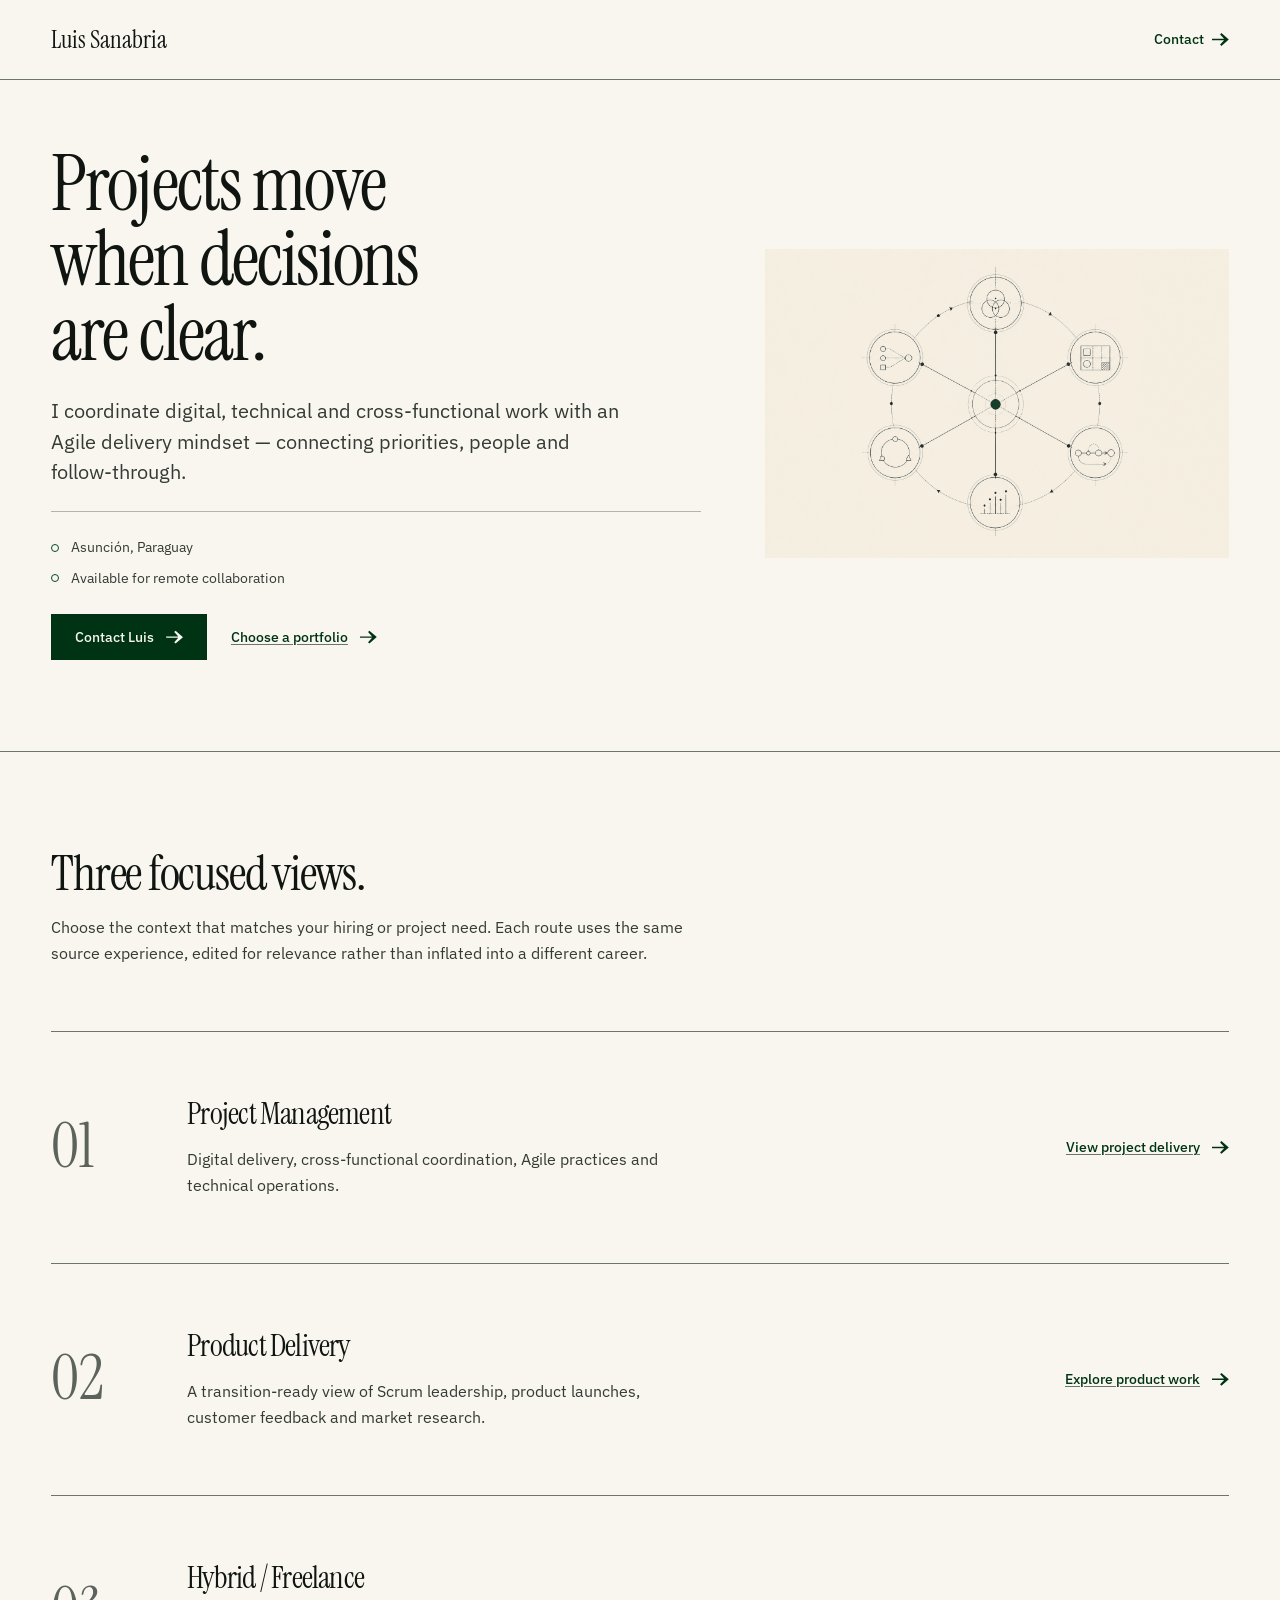
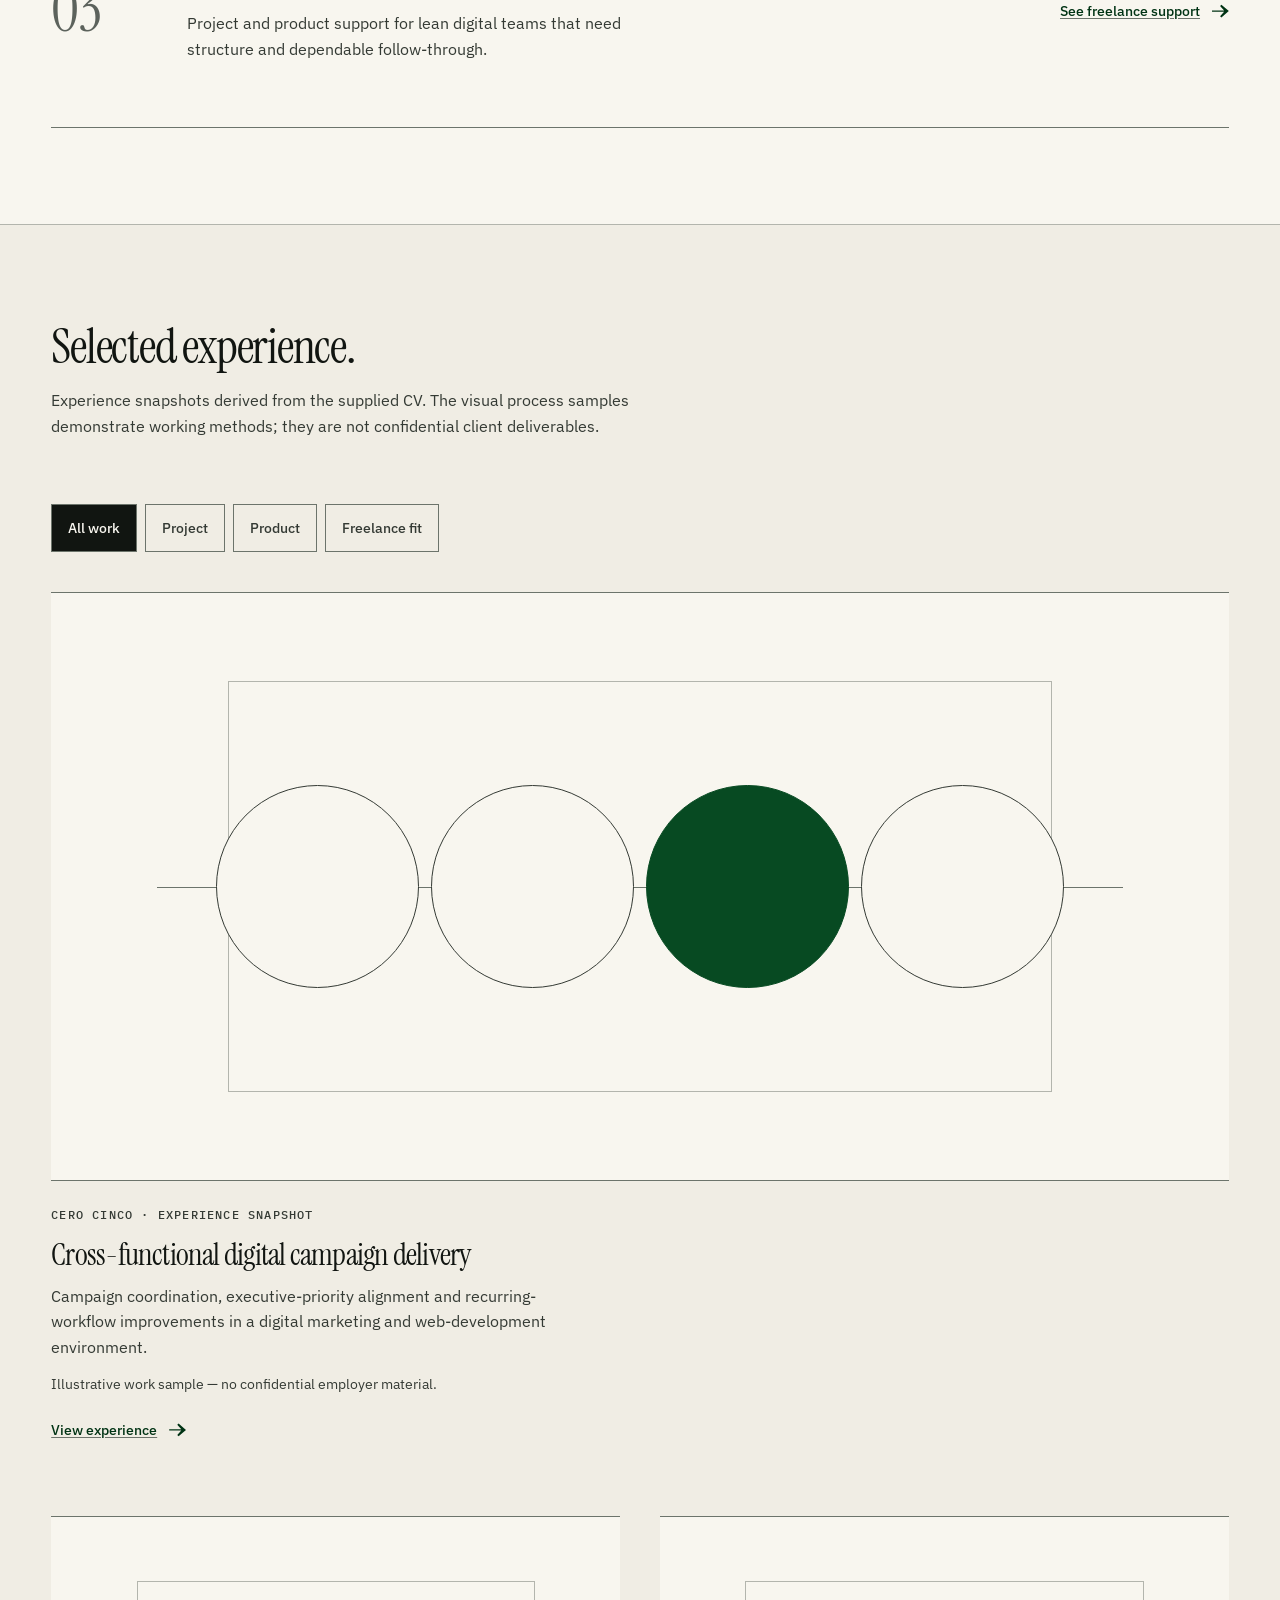
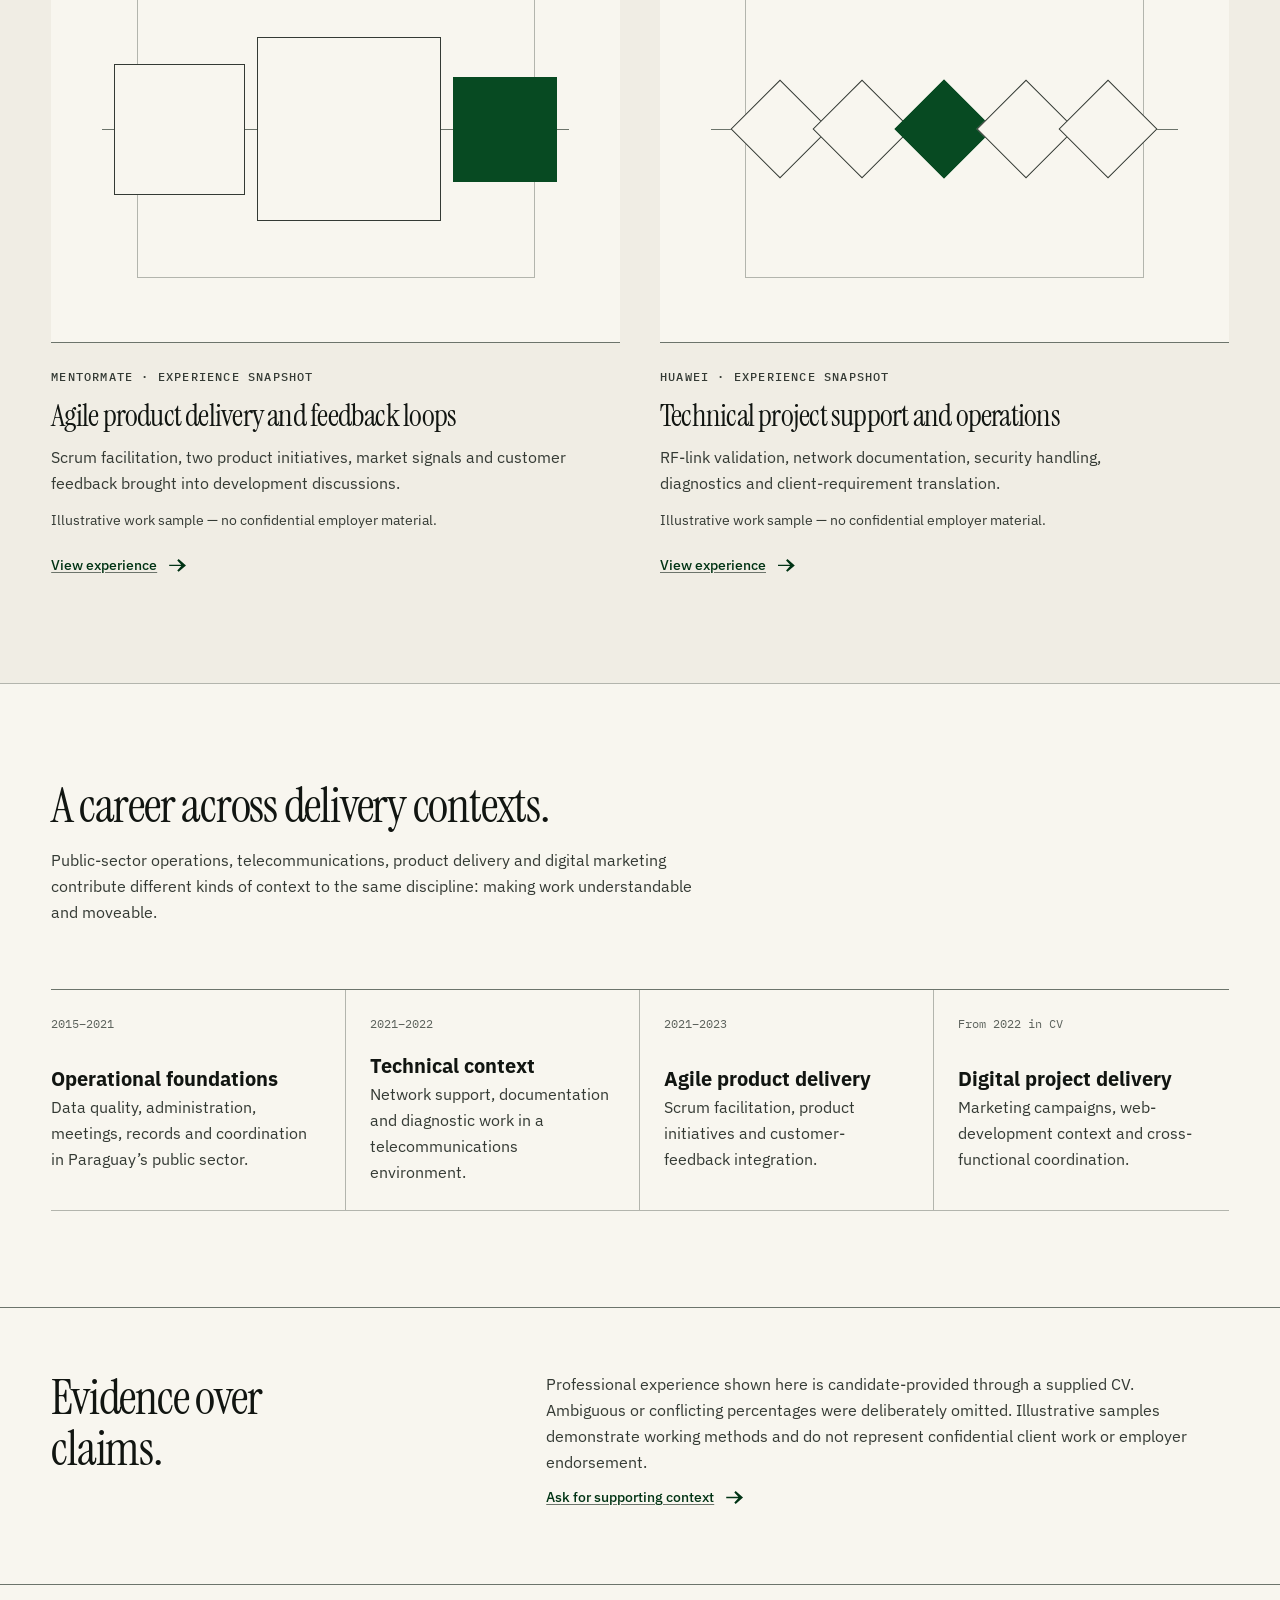
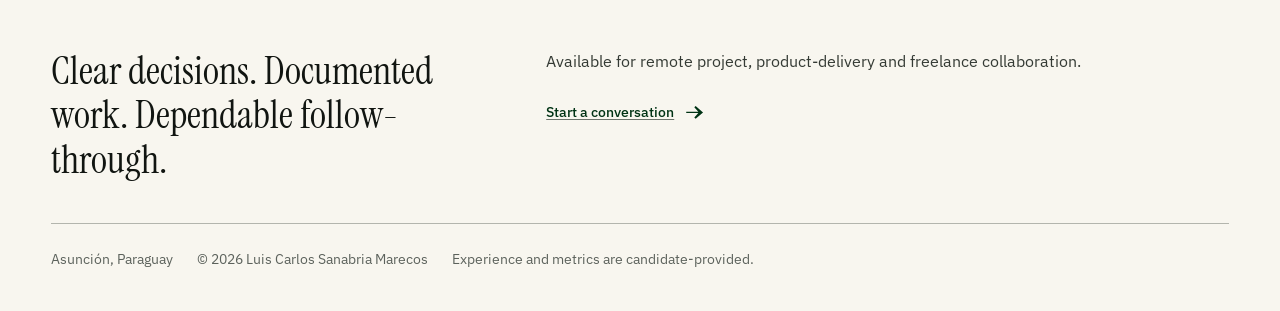
<file: index.html>
<!doctype html>
<html lang="en">
  <head>
    <meta charset="utf-8">
    <meta name="viewport" content="width=device-width, initial-scale=1, viewport-fit=cover">
    <meta name="theme-color" content="#f6f2e9">
    <meta name="description" content="Project and product delivery portfolio of Luis Carlos Sanabria Marecos, featuring Agile facilitation, digital initiatives and technical coordination.">
    <meta property="og:type" content="website">
    <meta property="og:title" content="Luis Sanabria | Project & Product Portfolio">
    <meta property="og:description" content="Project delivery, product thinking and technical context — three focused views for recruiters and clients.">
    <meta property="og:url" content="https://luissanabriamarecos.github.io/luis-sanabria-project-product-portfolio/">
    <meta property="og:image" content="https://luissanabriamarecos.github.io/luis-sanabria-project-product-portfolio/assets/process-map.png">
    <meta name="twitter:card" content="summary_large_image">
    <link rel="canonical" href="https://luissanabriamarecos.github.io/luis-sanabria-project-product-portfolio/">
    <title>Luis Sanabria | Project &amp; Product Portfolio</title>
    <link rel="stylesheet" href="assets/styles.css">
    <script type="application/ld+json">
      {
        "@context": "https://schema.org",
        "@type": "Person",
        "name": "Luis Carlos Sanabria Marecos",
        "jobTitle": "Project Manager",
        "email": "mailto:luis.sanabria27@gmail.com",
        "address": {
          "@type": "PostalAddress",
          "addressLocality": "Asunción",
          "addressCountry": "Paraguay"
        },
        "alumniOf": {
          "@type": "CollegeOrUniversity",
          "name": "Universidad Americana Paraguay"
        }
      }
    </script>
  </head>
  <body>
    <a class="skip-link" href="#main">Skip to selected work</a>

    <header class="site-header site-shell">
      <a class="wordmark" href="./" aria-label="Luis Sanabria portfolio home">Luis Sanabria</a>
      <a class="nav-contact" href="mailto:luis.sanabria27@gmail.com?subject=Portfolio%20inquiry">Contact</a>
    </header>

    <main id="main">
      <section class="home-hero site-shell">
        <div class="hero-copy reveal" style="--i: 0">
          <h1>Projects move when decisions are clear.</h1>
          <p class="hero-lede">I coordinate digital, technical and cross-functional work with an Agile delivery mindset — connecting priorities, people and follow-through.</p>
          <div class="hero-meta" aria-label="Location and availability">
            <span>Asunción, Paraguay</span>
            <span>Available for remote collaboration</span>
          </div>
          <div class="hero-actions" aria-label="Portfolio actions">
            <a class="primary-link" href="mailto:luis.sanabria27@gmail.com?subject=Portfolio%20inquiry">Contact Luis</a>
            <a class="text-link" href="#journeys">Choose a portfolio</a>
          </div>
        </div>
        <figure class="hero-visual reveal" style="--i: 1">
          <img src="assets/process-map.png" width="1536" height="1024" fetchpriority="high" alt="An abstract process map connecting six stages around a central decision point.">
        </figure>
      </section>

      <section class="section site-shell" id="journeys" aria-labelledby="journeys-title">
        <header class="section-heading">
          <h2 id="journeys-title">Three focused views.</h2>
          <p>Choose the context that matches your hiring or project need. Each route uses the same source experience, edited for relevance rather than inflated into a different career.</p>
        </header>

        <div class="journey-list">
          <article class="journey">
            <span class="journey-number" aria-hidden="true">01</span>
            <div class="journey-content">
              <h3>Project Management</h3>
              <p>Digital delivery, cross-functional coordination, Agile practices and technical operations.</p>
            </div>
            <a class="journey-link" href="project-management/">View project delivery</a>
          </article>

          <article class="journey">
            <span class="journey-number" aria-hidden="true">02</span>
            <div class="journey-content">
              <h3>Product Delivery</h3>
              <p>A transition-ready view of Scrum leadership, product launches, customer feedback and market research.</p>
            </div>
            <a class="journey-link" href="product-management/">Explore product work</a>
          </article>

          <article class="journey">
            <span class="journey-number" aria-hidden="true">03</span>
            <div class="journey-content">
              <h3>Hybrid / Freelance</h3>
              <p>Project and product support for lean digital teams that need structure and dependable follow-through.</p>
            </div>
            <a class="journey-link" href="freelance/">See freelance support</a>
          </article>
        </div>
      </section>

      <section class="portfolio-section">
        <div class="section site-shell" aria-labelledby="work-title">
          <header class="section-heading">
            <h2 id="work-title">Selected experience.</h2>
            <p>Experience snapshots derived from the supplied CV. The visual process samples demonstrate working methods; they are not confidential client deliverables.</p>
          </header>

          <div class="filter-bar" role="group" aria-label="Filter selected experience">
            <button class="filter-button" type="button" data-filter="all" aria-pressed="true">All work</button>
            <button class="filter-button" type="button" data-filter="project" aria-pressed="false">Project</button>
            <button class="filter-button" type="button" data-filter="product" aria-pressed="false">Product</button>
            <button class="filter-button" type="button" data-filter="freelance" aria-pressed="false">Freelance fit</button>
          </div>

          <div class="portfolio-grid" aria-live="polite">
            <article class="snapshot snapshot--campaign" data-track="project freelance">
              <div class="snapshot-visual" aria-hidden="true">
                <div class="snapshot-diagram"><span></span><span></span><span></span><span></span></div>
              </div>
              <div class="snapshot-copy">
                <p class="snapshot-meta">Cero Cinco · Experience snapshot</p>
                <h3>Cross-functional digital campaign delivery</h3>
                <p>Campaign coordination, executive-priority alignment and recurring-workflow improvements in a digital marketing and web-development environment.</p>
                <p class="sample-note">Illustrative work sample — no confidential employer material.</p>
                <a class="snapshot-link" href="project-management/#campaign-delivery">View experience</a>
              </div>
            </article>

            <article class="snapshot snapshot--product" data-track="product project">
              <div class="snapshot-visual" aria-hidden="true">
                <div class="snapshot-diagram"><span></span><span></span><span></span></div>
              </div>
              <div class="snapshot-copy">
                <p class="snapshot-meta">MentorMate · Experience snapshot</p>
                <h3>Agile product delivery and feedback loops</h3>
                <p>Scrum facilitation, two product initiatives, market signals and customer feedback brought into development discussions.</p>
                <p class="sample-note">Illustrative work sample — no confidential employer material.</p>
                <a class="snapshot-link" href="product-management/#agile-product-delivery">View experience</a>
              </div>
            </article>

            <article class="snapshot snapshot--technical" data-track="project freelance">
              <div class="snapshot-visual" aria-hidden="true">
                <div class="snapshot-diagram"><span></span><span></span><span></span><span></span><span></span></div>
              </div>
              <div class="snapshot-copy">
                <p class="snapshot-meta">Huawei · Experience snapshot</p>
                <h3>Technical project support and operations</h3>
                <p>RF-link validation, network documentation, security handling, diagnostics and client-requirement translation.</p>
                <p class="sample-note">Illustrative work sample — no confidential employer material.</p>
                <a class="snapshot-link" href="project-management/#technical-support">View experience</a>
              </div>
            </article>
          </div>
        </div>
      </section>

      <section class="section experience-band site-shell" aria-labelledby="experience-title">
        <header class="section-heading">
          <h2 id="experience-title">A career across delivery contexts.</h2>
          <p>Public-sector operations, telecommunications, product delivery and digital marketing contribute different kinds of context to the same discipline: making work understandable and moveable.</p>
        </header>

        <div class="experience-list">
          <article class="experience-item">
            <time datetime="2015">2015–2021</time>
            <div><strong>Operational foundations</strong><p>Data quality, administration, meetings, records and coordination in Paraguay’s public sector.</p></div>
          </article>
          <article class="experience-item">
            <time datetime="2021">2021–2022</time>
            <div><strong>Technical context</strong><p>Network support, documentation and diagnostic work in a telecommunications environment.</p></div>
          </article>
          <article class="experience-item">
            <time datetime="2021">2021–2023</time>
            <div><strong>Agile product delivery</strong><p>Scrum facilitation, product initiatives and customer-feedback integration.</p></div>
          </article>
          <article class="experience-item">
            <time datetime="2022">From 2022 in CV</time>
            <div><strong>Digital project delivery</strong><p>Marketing campaigns, web-development context and cross-functional coordination.</p></div>
          </article>
        </div>
      </section>

      <section class="evidence-band site-shell" aria-labelledby="evidence-title">
        <h2 id="evidence-title">Evidence over claims.</h2>
        <div>
          <p>Professional experience shown here is candidate-provided through a supplied CV. Ambiguous or conflicting percentages were deliberately omitted. Illustrative samples demonstrate working methods and do not represent confidential client work or employer endorsement.</p>
          <a class="text-link" href="mailto:luis.sanabria27@gmail.com?subject=Portfolio%20evidence%20request">Ask for supporting context</a>
        </div>
      </section>
    </main>

    <footer class="site-footer site-shell">
      <p class="footer-close">Clear decisions. Documented work. Dependable follow-through.</p>
      <div class="footer-contact">
        <p>Available for remote project, product-delivery and freelance collaboration.</p>
        <a class="footer-link" href="mailto:luis.sanabria27@gmail.com?subject=Portfolio%20inquiry">Start a conversation</a>
      </div>
      <div class="footer-meta">
        <span>Asunción, Paraguay</span>
        <span>© <span data-current-year>2026</span> Luis Carlos Sanabria Marecos</span>
        <span>Experience and metrics are candidate-provided.</span>
      </div>
    </footer>

    <script src="assets/app.js" defer></script>
  </body>
</html>
</file>
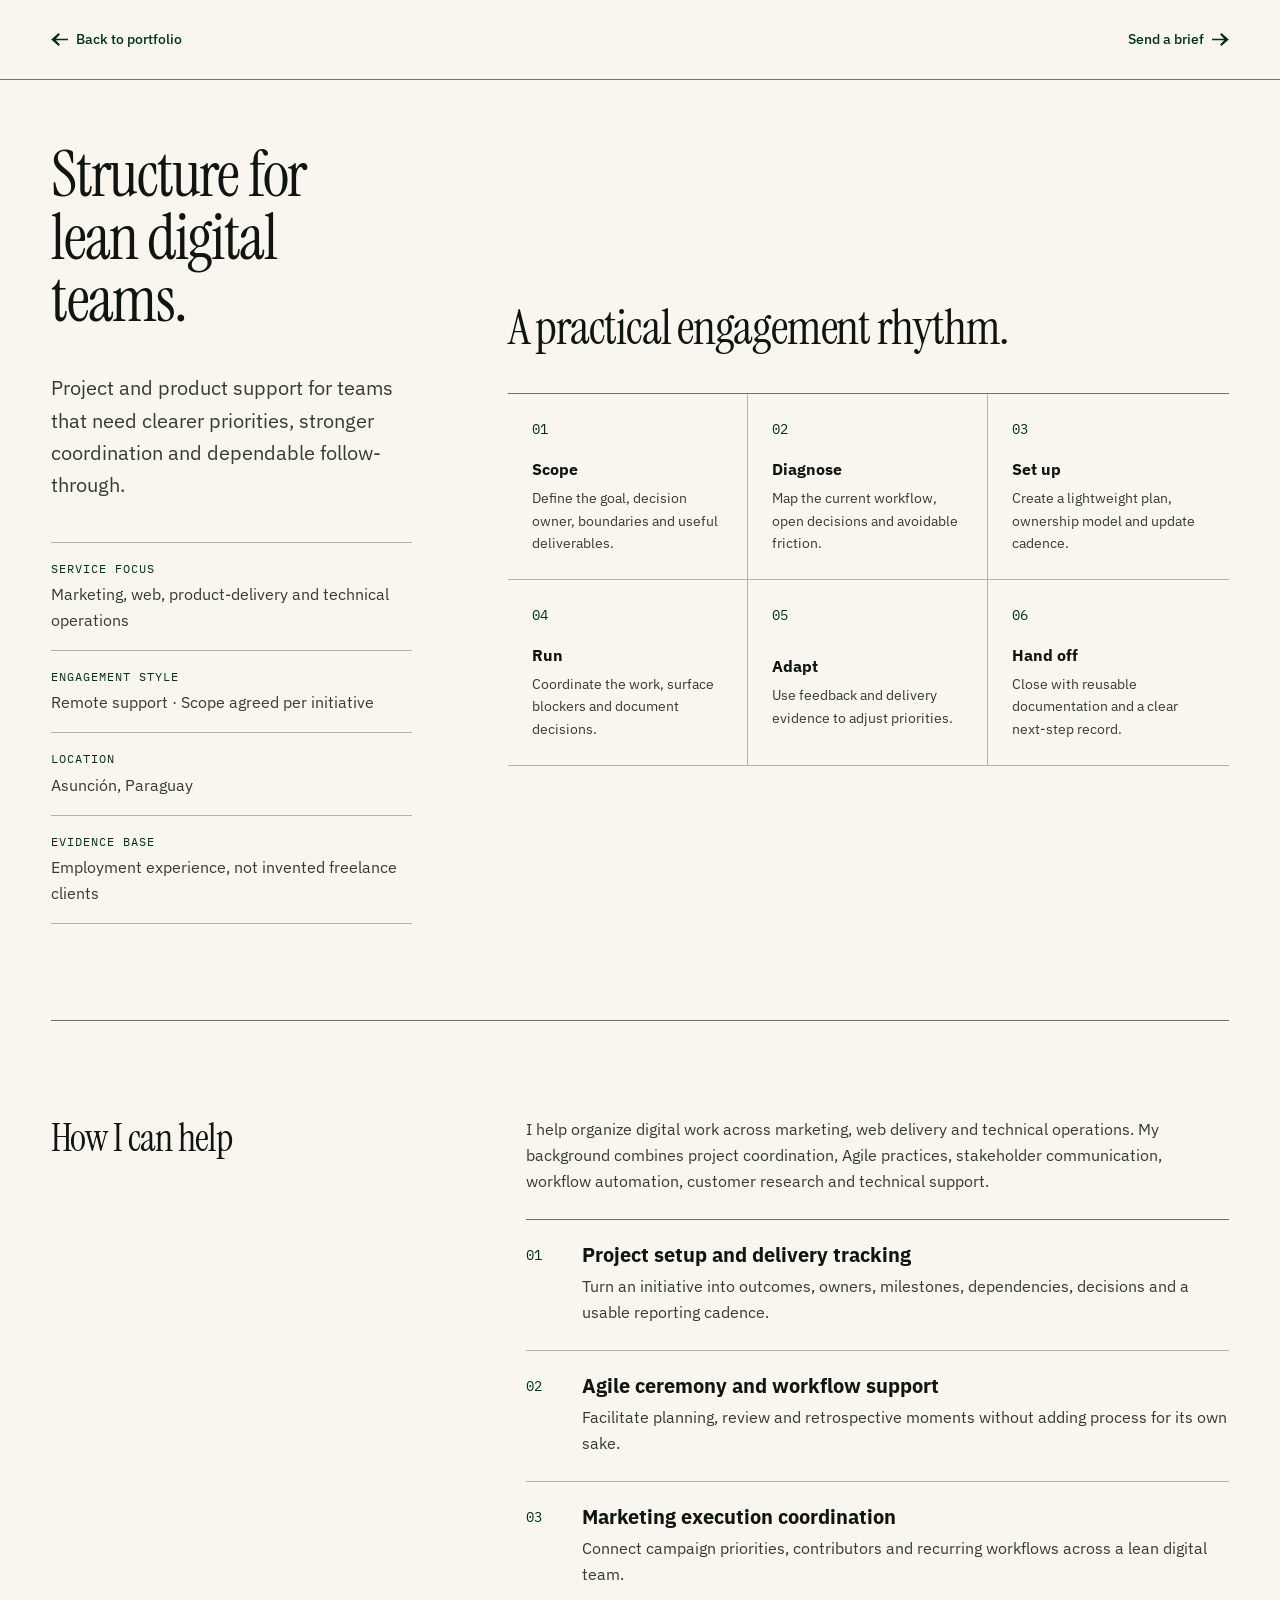
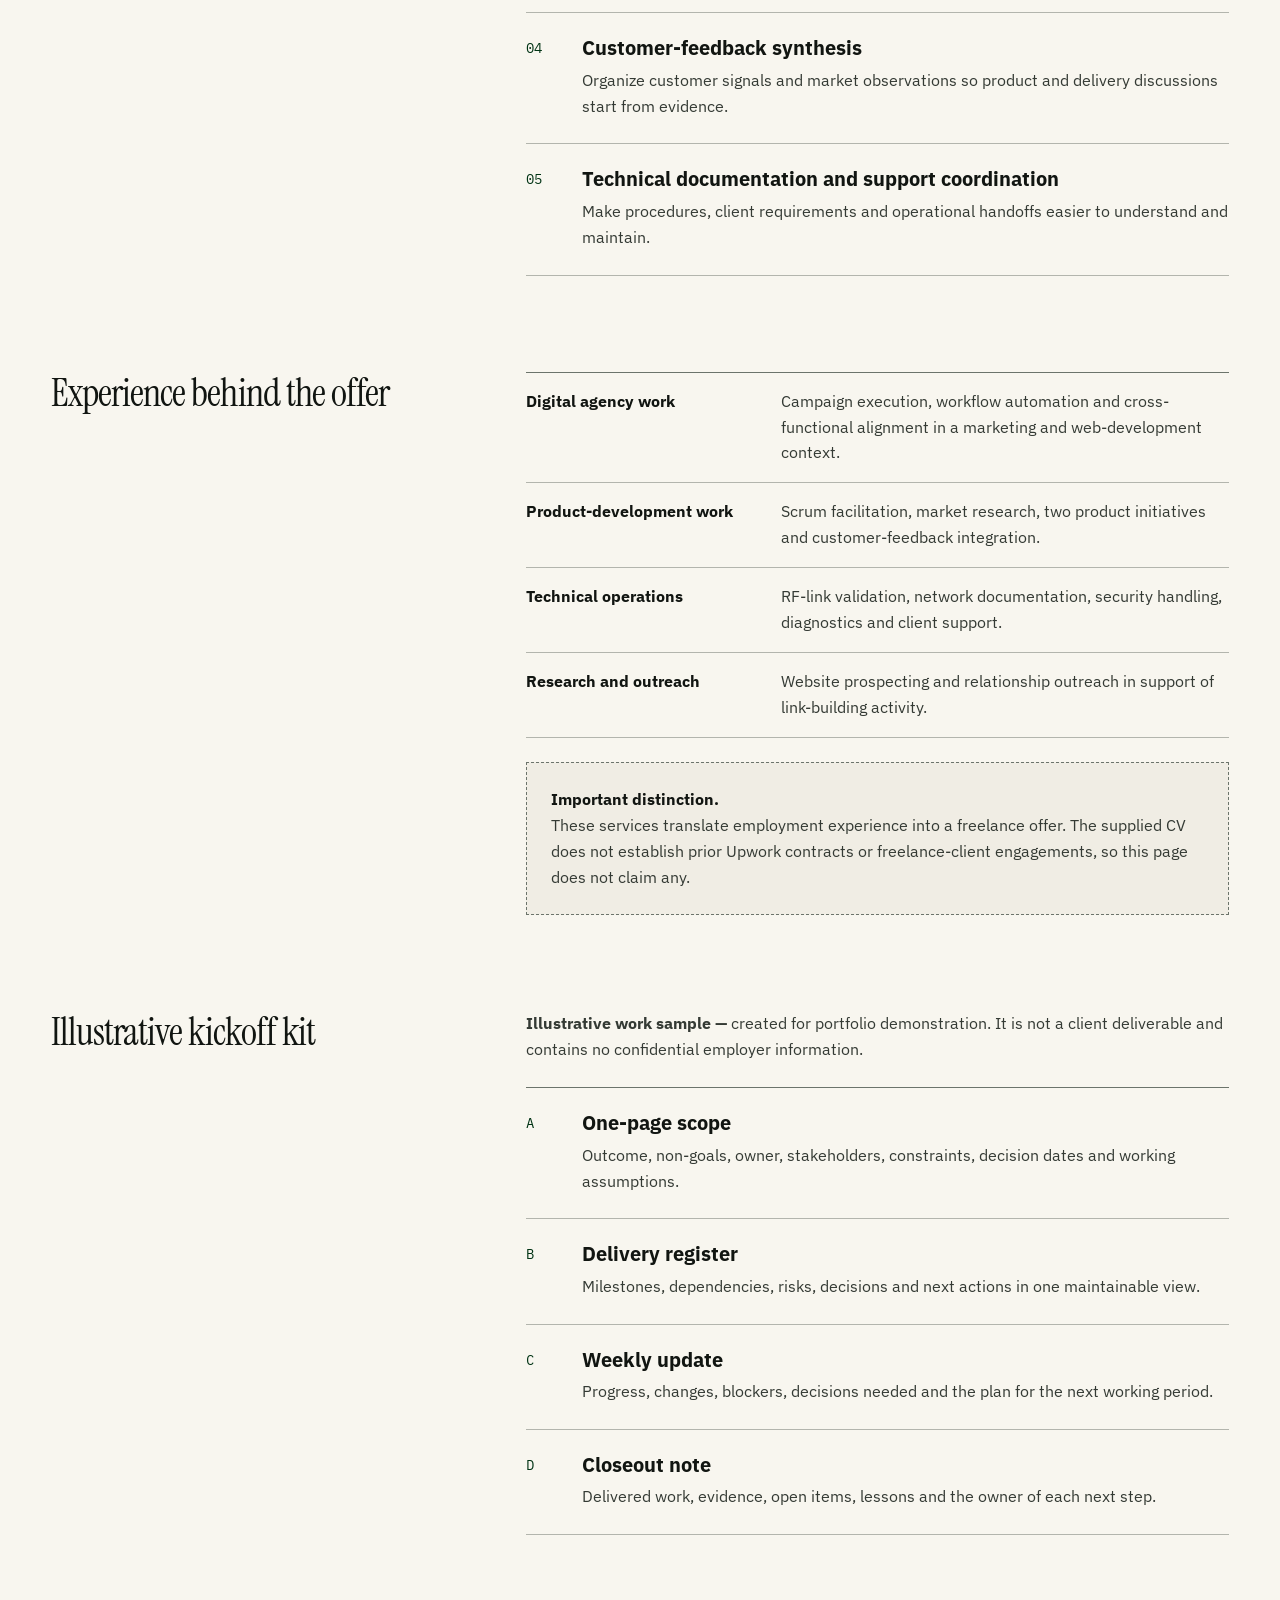
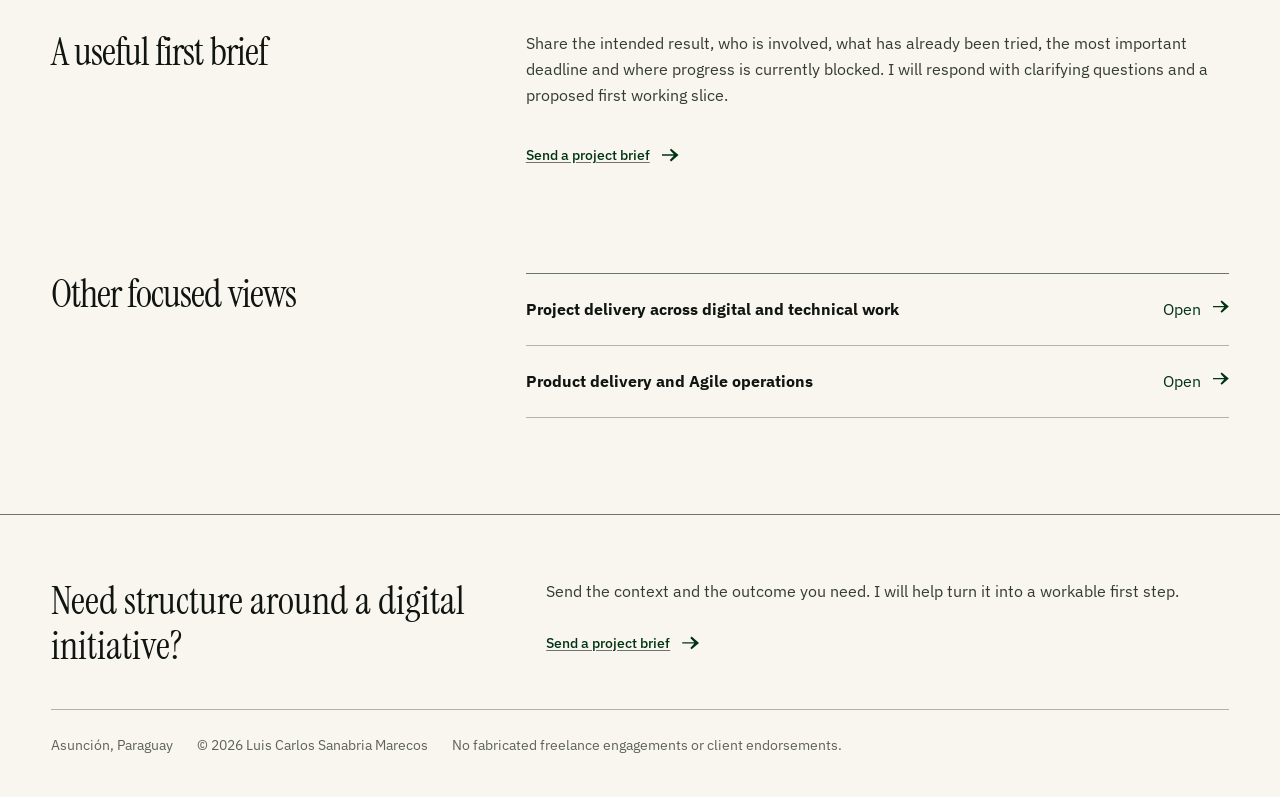
<file: freelance/index.html>
<!doctype html>
<html lang="en">
  <head>
    <meta charset="utf-8">
    <meta name="viewport" content="width=device-width, initial-scale=1, viewport-fit=cover">
    <meta name="theme-color" content="#f6f2e9">
    <meta name="description" content="Freelance project and product support from Luis Sanabria for digital teams that need clearer priorities, coordination and follow-through.">
    <meta property="og:type" content="website">
    <meta property="og:title" content="Freelance Project & Product Support | Luis Sanabria">
    <meta property="og:description" content="Project and product support for lean digital teams that need structure and dependable follow-through.">
    <meta property="og:url" content="https://luissanabriamarecos.github.io/luis-sanabria-project-product-portfolio/freelance/">
    <meta property="og:image" content="https://luissanabriamarecos.github.io/luis-sanabria-project-product-portfolio/assets/process-map.png">
    <meta name="twitter:card" content="summary_large_image">
    <link rel="canonical" href="https://luissanabriamarecos.github.io/luis-sanabria-project-product-portfolio/freelance/">
    <title>Freelance Project &amp; Product Support | Luis Sanabria</title>
    <link rel="stylesheet" href="../assets/styles.css">
  </head>
  <body>
    <a class="skip-link" href="#case-content">Skip to freelance services</a>

    <header class="site-header site-shell">
      <a class="back-link" href="../">Back to portfolio</a>
      <a class="nav-contact" href="mailto:luis.sanabria27@gmail.com?subject=Freelance%20project%20brief">Send a brief</a>
    </header>

    <main id="case-content" class="site-shell">
      <section class="case-hero">
        <div class="case-intro reveal" style="--i: 0">
          <h1>Structure for lean digital teams.</h1>
          <p>Project and product support for teams that need clearer priorities, stronger coordination and dependable follow-through.</p>

          <dl class="case-facts">
            <div><dt>Service focus</dt><dd>Marketing, web, product-delivery and technical operations</dd></div>
            <div><dt>Engagement style</dt><dd>Remote support · Scope agreed per initiative</dd></div>
            <div><dt>Location</dt><dd>Asunción, Paraguay</dd></div>
            <div><dt>Evidence base</dt><dd>Employment experience, not invented freelance clients</dd></div>
          </dl>
        </div>

        <div class="process-panel reveal" style="--i: 1">
          <h2>A practical engagement rhythm.</h2>
          <div class="process-flow" aria-label="Six-stage freelance engagement approach">
            <article class="process-step"><span>01</span><div><strong>Scope</strong><p>Define the goal, decision owner, boundaries and useful deliverables.</p></div></article>
            <article class="process-step"><span>02</span><div><strong>Diagnose</strong><p>Map the current workflow, open decisions and avoidable friction.</p></div></article>
            <article class="process-step"><span>03</span><div><strong>Set up</strong><p>Create a lightweight plan, ownership model and update cadence.</p></div></article>
            <article class="process-step"><span>04</span><div><strong>Run</strong><p>Coordinate the work, surface blockers and document decisions.</p></div></article>
            <article class="process-step"><span>05</span><div><strong>Adapt</strong><p>Use feedback and delivery evidence to adjust priorities.</p></div></article>
            <article class="process-step"><span>06</span><div><strong>Hand off</strong><p>Close with reusable documentation and a clear next-step record.</p></div></article>
          </div>
        </div>
      </section>

      <div class="case-body">
        <section class="case-section" aria-labelledby="help-title">
          <h2 id="help-title">How I can help</h2>
          <div class="case-section-content">
            <p>I help organize digital work across marketing, web delivery and technical operations. My background combines project coordination, Agile practices, stakeholder communication, workflow automation, customer research and technical support.</p>
            <div class="service-list">
              <article class="service-item"><span>01</span><div><h3>Project setup and delivery tracking</h3><p>Turn an initiative into outcomes, owners, milestones, dependencies, decisions and a usable reporting cadence.</p></div></article>
              <article class="service-item"><span>02</span><div><h3>Agile ceremony and workflow support</h3><p>Facilitate planning, review and retrospective moments without adding process for its own sake.</p></div></article>
              <article class="service-item"><span>03</span><div><h3>Marketing execution coordination</h3><p>Connect campaign priorities, contributors and recurring workflows across a lean digital team.</p></div></article>
              <article class="service-item"><span>04</span><div><h3>Customer-feedback synthesis</h3><p>Organize customer signals and market observations so product and delivery discussions start from evidence.</p></div></article>
              <article class="service-item"><span>05</span><div><h3>Technical documentation and support coordination</h3><p>Make procedures, client requirements and operational handoffs easier to understand and maintain.</p></div></article>
            </div>
          </div>
        </section>

        <section class="case-section" aria-labelledby="experience-title">
          <h2 id="experience-title">Experience behind the offer</h2>
          <div class="case-section-content">
            <div class="outcome-list">
              <div class="outcome-row"><strong>Digital agency work</strong><span>Campaign execution, workflow automation and cross-functional alignment in a marketing and web-development context.</span></div>
              <div class="outcome-row"><strong>Product-development work</strong><span>Scrum facilitation, market research, two product initiatives and customer-feedback integration.</span></div>
              <div class="outcome-row"><strong>Technical operations</strong><span>RF-link validation, network documentation, security handling, diagnostics and client support.</span></div>
              <div class="outcome-row"><strong>Research and outreach</strong><span>Website prospecting and relationship outreach in support of link-building activity.</span></div>
            </div>
            <div class="boundary-note">
              <strong>Important distinction.</strong>
              <p>These services translate employment experience into a freelance offer. The supplied CV does not establish prior Upwork contracts or freelance-client engagements, so this page does not claim any.</p>
            </div>
          </div>
        </section>

        <section class="case-section" aria-labelledby="sample-title">
          <h2 id="sample-title">Illustrative kickoff kit</h2>
          <div class="case-section-content">
            <p><strong>Illustrative work sample —</strong> created for portfolio demonstration. It is not a client deliverable and contains no confidential employer information.</p>
            <div class="service-list">
              <article class="service-item"><span>A</span><div><h3>One-page scope</h3><p>Outcome, non-goals, owner, stakeholders, constraints, decision dates and working assumptions.</p></div></article>
              <article class="service-item"><span>B</span><div><h3>Delivery register</h3><p>Milestones, dependencies, risks, decisions and next actions in one maintainable view.</p></div></article>
              <article class="service-item"><span>C</span><div><h3>Weekly update</h3><p>Progress, changes, blockers, decisions needed and the plan for the next working period.</p></div></article>
              <article class="service-item"><span>D</span><div><h3>Closeout note</h3><p>Delivered work, evidence, open items, lessons and the owner of each next step.</p></div></article>
            </div>
          </div>
        </section>

        <section class="case-section" aria-labelledby="brief-title">
          <h2 id="brief-title">A useful first brief</h2>
          <div class="case-section-content">
            <p>Share the intended result, who is involved, what has already been tried, the most important deadline and where progress is currently blocked. I will respond with clarifying questions and a proposed first working slice.</p>
            <a class="text-link" href="mailto:luis.sanabria27@gmail.com?subject=Freelance%20project%20brief&amp;body=Intended%20result%3A%0A%0ATeam%20and%20stakeholders%3A%0A%0AWhat%20has%20already%20been%20tried%3A%0A%0AKey%20deadline%3A%0A%0ACurrent%20blocker%3A">Send a project brief</a>
          </div>
        </section>

        <section class="case-section" aria-labelledby="related-title">
          <h2 id="related-title">Other focused views</h2>
          <nav class="related-links" aria-label="Other portfolio views">
            <a class="related-link" href="../project-management/"><strong>Project delivery across digital and technical work</strong><span>Open</span></a>
            <a class="related-link" href="../product-management/"><strong>Product delivery and Agile operations</strong><span>Open</span></a>
          </nav>
        </section>
      </div>
    </main>

    <footer class="site-footer site-shell">
      <p class="footer-close">Need structure around a digital initiative?</p>
      <div class="footer-contact">
        <p>Send the context and the outcome you need. I will help turn it into a workable first step.</p>
        <a class="footer-link" href="mailto:luis.sanabria27@gmail.com?subject=Freelance%20project%20brief">Send a project brief</a>
      </div>
      <div class="footer-meta">
        <span>Asunción, Paraguay</span>
        <span>© <span data-current-year>2026</span> Luis Carlos Sanabria Marecos</span>
        <span>No fabricated freelance engagements or client endorsements.</span>
      </div>
    </footer>

    <script src="../assets/app.js" defer></script>
  </body>
</html>
</file>
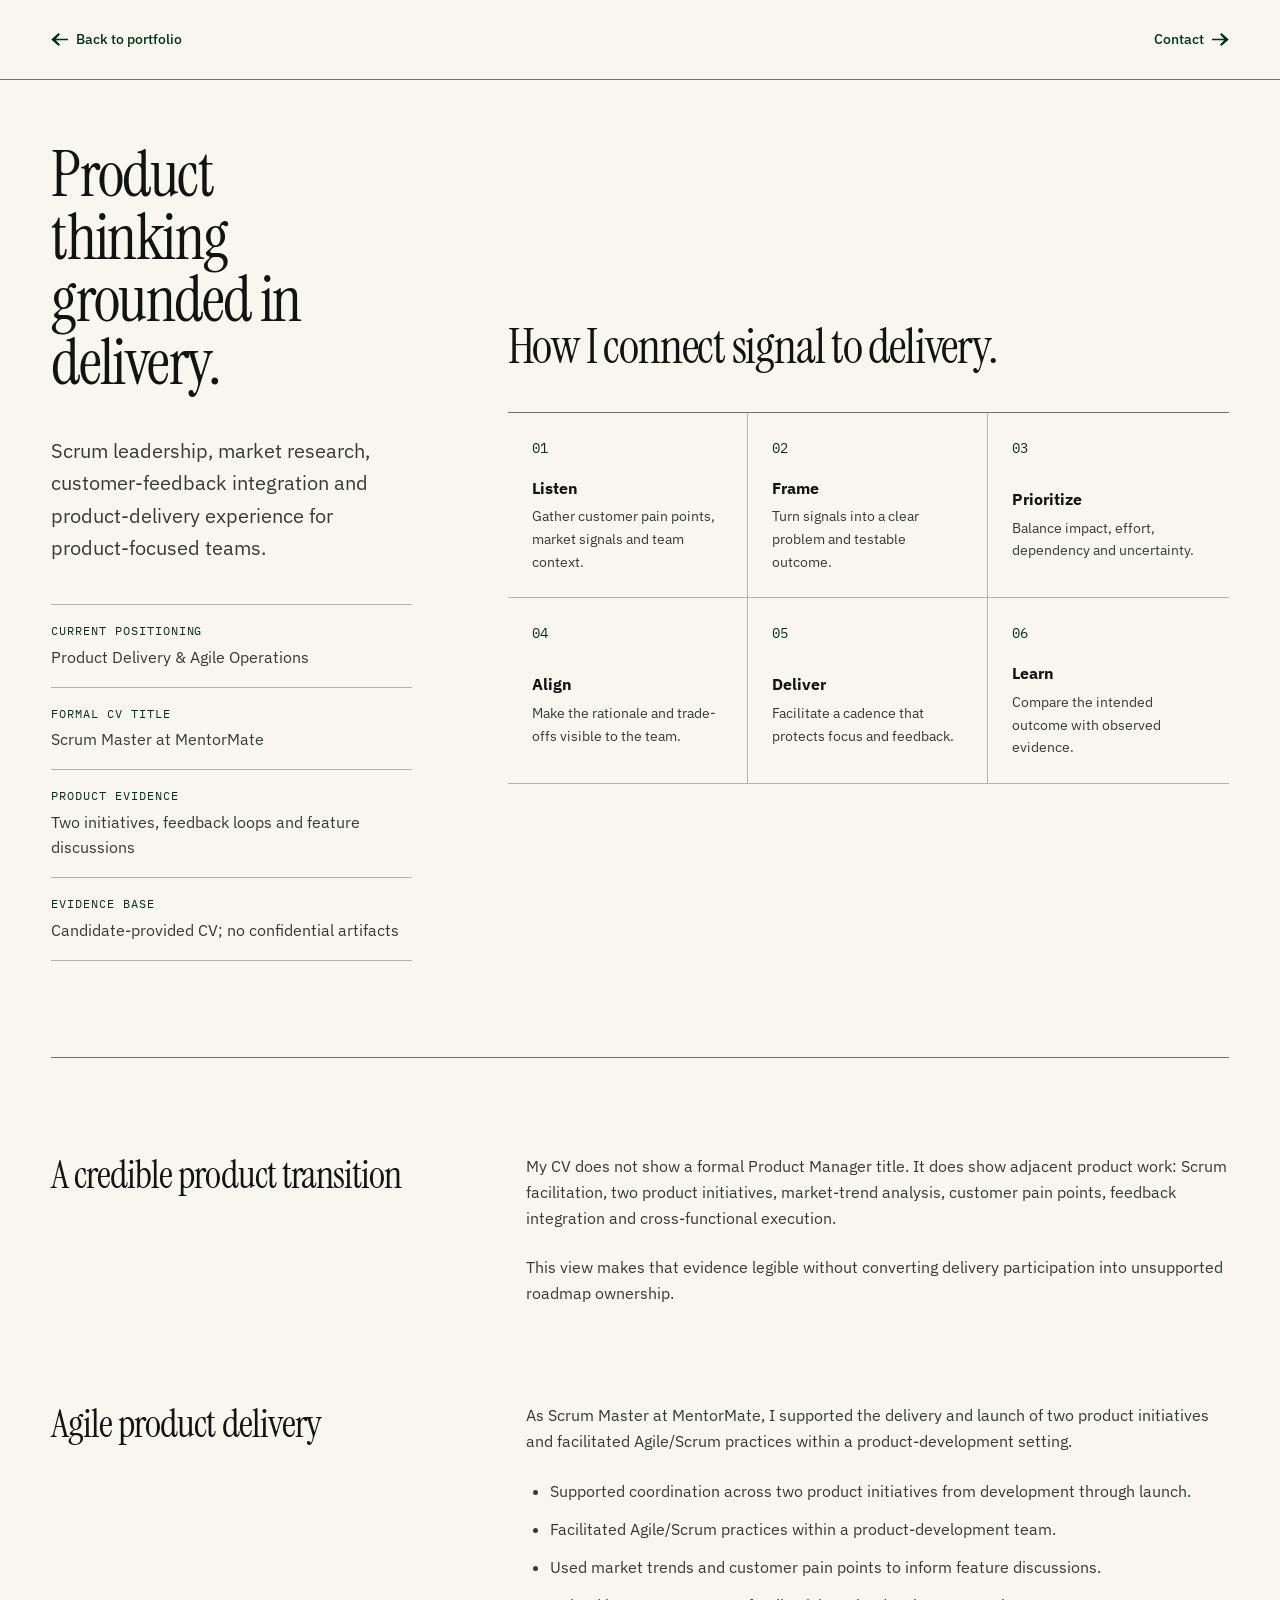
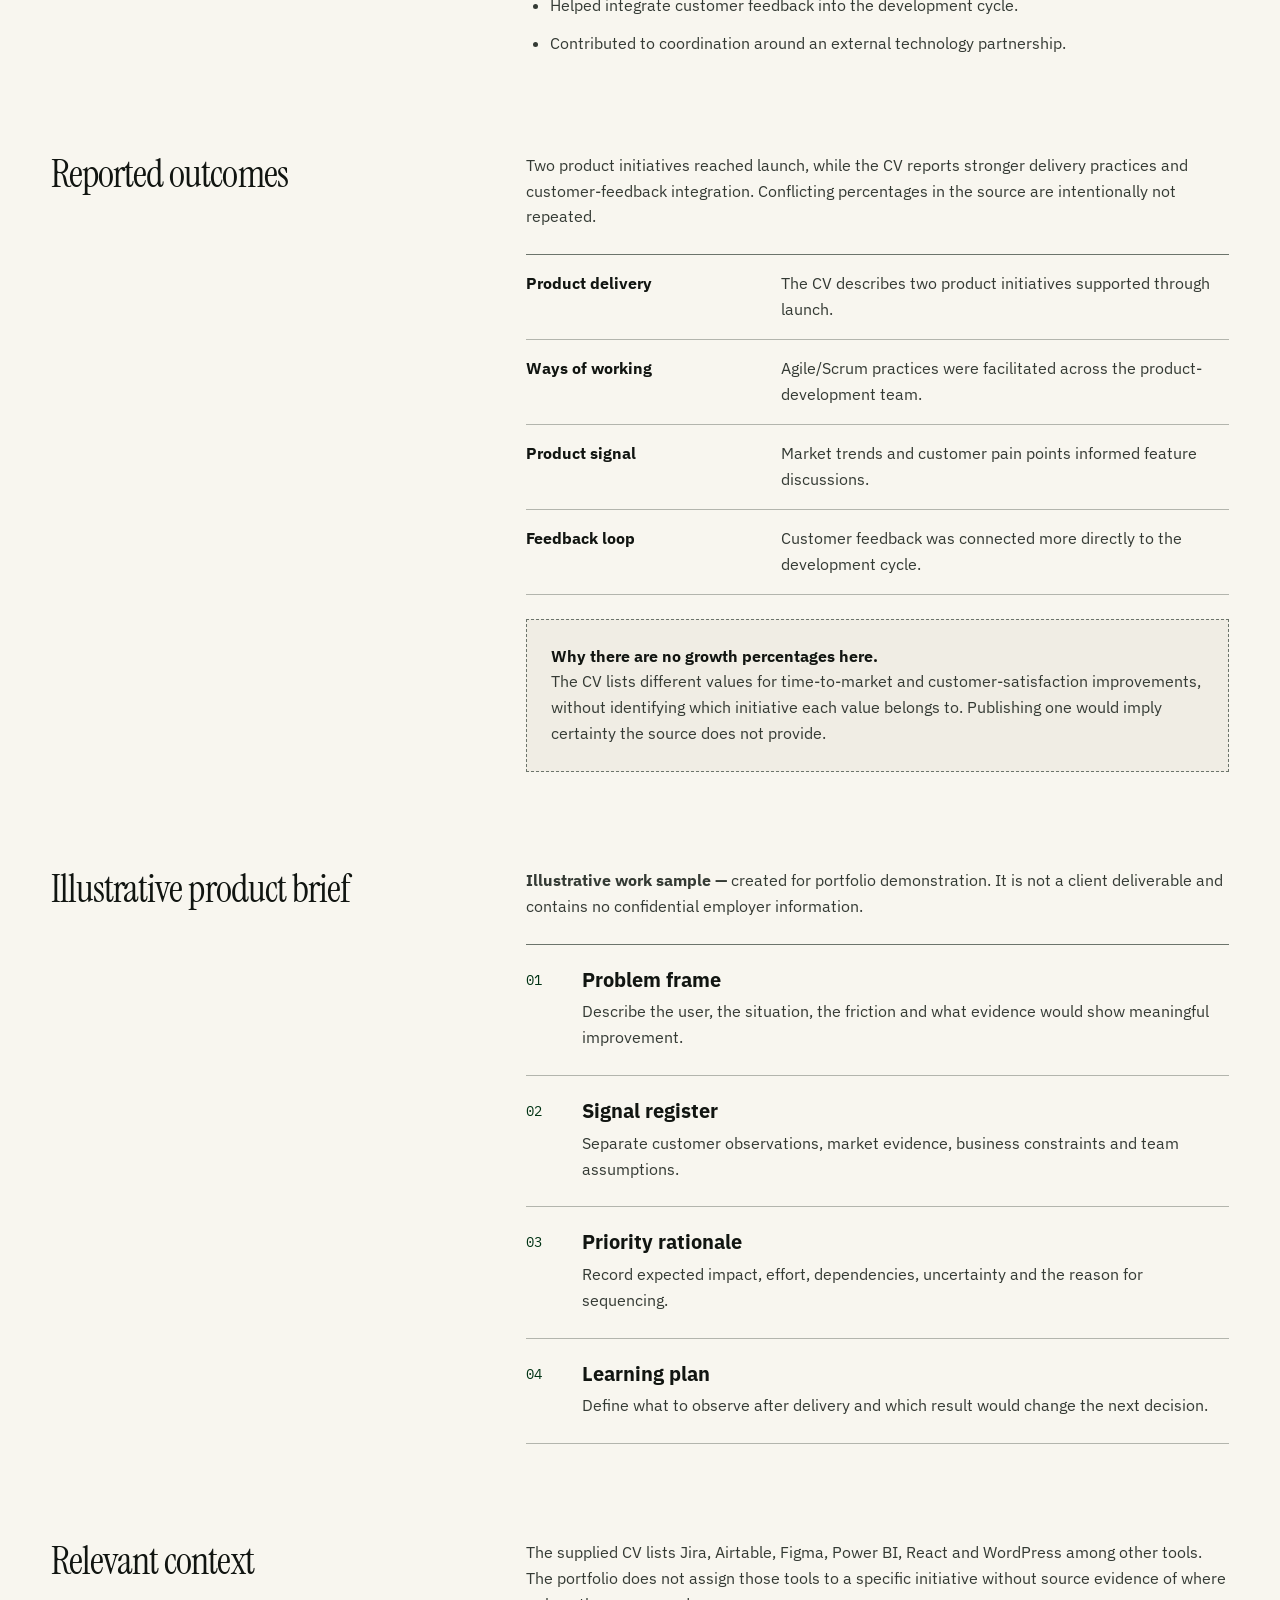
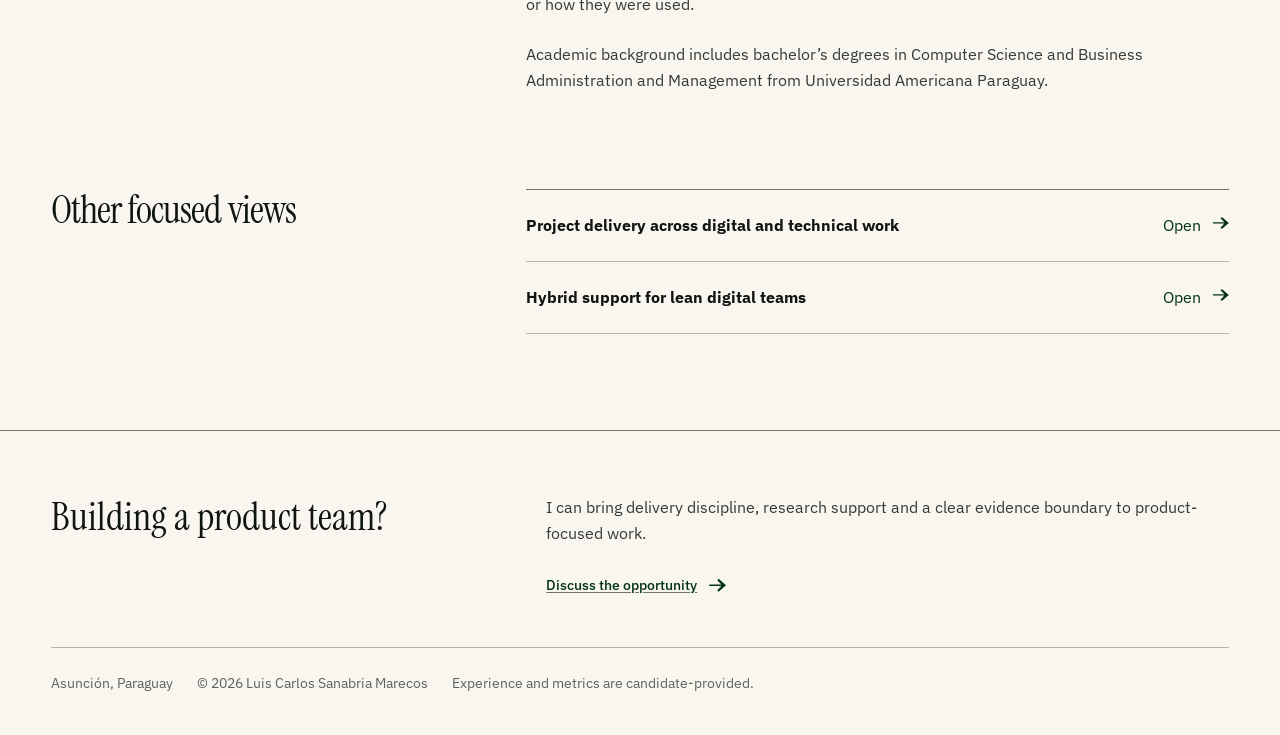
<file: product-management/index.html>
<!doctype html>
<html lang="en">
  <head>
    <meta charset="utf-8">
    <meta name="viewport" content="width=device-width, initial-scale=1, viewport-fit=cover">
    <meta name="theme-color" content="#f6f2e9">
    <meta name="description" content="Product delivery portfolio of Luis Sanabria: Scrum leadership, product initiatives, customer-feedback integration and market research.">
    <meta property="og:type" content="website">
    <meta property="og:title" content="Product Delivery Portfolio | Luis Sanabria">
    <meta property="og:description" content="A transition-ready product view grounded in Scrum leadership, delivery and customer feedback.">
    <meta property="og:url" content="https://luissanabriamarecos.github.io/luis-sanabria-project-product-portfolio/product-management/">
    <meta property="og:image" content="https://luissanabriamarecos.github.io/luis-sanabria-project-product-portfolio/assets/process-map.png">
    <meta name="twitter:card" content="summary_large_image">
    <link rel="canonical" href="https://luissanabriamarecos.github.io/luis-sanabria-project-product-portfolio/product-management/">
    <title>Product Delivery Portfolio | Luis Sanabria</title>
    <link rel="stylesheet" href="../assets/styles.css">
  </head>
  <body>
    <a class="skip-link" href="#case-content">Skip to product experience</a>

    <header class="site-header site-shell">
      <a class="back-link" href="../">Back to portfolio</a>
      <a class="nav-contact" href="mailto:luis.sanabria27@gmail.com?subject=Product%20delivery%20inquiry">Contact</a>
    </header>

    <main id="case-content" class="site-shell">
      <section class="case-hero">
        <div class="case-intro reveal" style="--i: 0">
          <h1>Product thinking grounded in delivery.</h1>
          <p>Scrum leadership, market research, customer-feedback integration and product-delivery experience for product-focused teams.</p>

          <dl class="case-facts">
            <div><dt>Current positioning</dt><dd>Product Delivery &amp; Agile Operations</dd></div>
            <div><dt>Formal CV title</dt><dd>Scrum Master at MentorMate</dd></div>
            <div><dt>Product evidence</dt><dd>Two initiatives, feedback loops and feature discussions</dd></div>
            <div><dt>Evidence base</dt><dd>Candidate-provided CV; no confidential artifacts</dd></div>
          </dl>
        </div>

        <div class="process-panel reveal" style="--i: 1">
          <h2>How I connect signal to delivery.</h2>
          <div class="process-flow" aria-label="Six-stage product delivery approach">
            <article class="process-step"><span>01</span><div><strong>Listen</strong><p>Gather customer pain points, market signals and team context.</p></div></article>
            <article class="process-step"><span>02</span><div><strong>Frame</strong><p>Turn signals into a clear problem and testable outcome.</p></div></article>
            <article class="process-step"><span>03</span><div><strong>Prioritize</strong><p>Balance impact, effort, dependency and uncertainty.</p></div></article>
            <article class="process-step"><span>04</span><div><strong>Align</strong><p>Make the rationale and trade-offs visible to the team.</p></div></article>
            <article class="process-step"><span>05</span><div><strong>Deliver</strong><p>Facilitate a cadence that protects focus and feedback.</p></div></article>
            <article class="process-step"><span>06</span><div><strong>Learn</strong><p>Compare the intended outcome with observed evidence.</p></div></article>
          </div>
        </div>
      </section>

      <div class="case-body">
        <section class="case-section" aria-labelledby="position-title">
          <h2 id="position-title">A credible product transition</h2>
          <div class="case-section-content">
            <p>My CV does not show a formal Product Manager title. It does show adjacent product work: Scrum facilitation, two product initiatives, market-trend analysis, customer pain points, feedback integration and cross-functional execution.</p>
            <p>This view makes that evidence legible without converting delivery participation into unsupported roadmap ownership.</p>
          </div>
        </section>

        <section class="case-section" id="agile-product-delivery" aria-labelledby="delivery-title">
          <h2 id="delivery-title">Agile product delivery</h2>
          <div class="case-section-content">
            <p>As Scrum Master at MentorMate, I supported the delivery and launch of two product initiatives and facilitated Agile/Scrum practices within a product-development setting.</p>
            <ul>
              <li>Supported coordination across two product initiatives from development through launch.</li>
              <li>Facilitated Agile/Scrum practices within a product-development team.</li>
              <li>Used market trends and customer pain points to inform feature discussions.</li>
              <li>Helped integrate customer feedback into the development cycle.</li>
              <li>Contributed to coordination around an external technology partnership.</li>
            </ul>
          </div>
        </section>

        <section class="case-section" aria-labelledby="outcomes-title">
          <h2 id="outcomes-title">Reported outcomes</h2>
          <div class="case-section-content">
            <p>Two product initiatives reached launch, while the CV reports stronger delivery practices and customer-feedback integration. Conflicting percentages in the source are intentionally not repeated.</p>
            <div class="outcome-list">
              <div class="outcome-row"><strong>Product delivery</strong><span>The CV describes two product initiatives supported through launch.</span></div>
              <div class="outcome-row"><strong>Ways of working</strong><span>Agile/Scrum practices were facilitated across the product-development team.</span></div>
              <div class="outcome-row"><strong>Product signal</strong><span>Market trends and customer pain points informed feature discussions.</span></div>
              <div class="outcome-row"><strong>Feedback loop</strong><span>Customer feedback was connected more directly to the development cycle.</span></div>
            </div>
            <div class="boundary-note">
              <strong>Why there are no growth percentages here.</strong>
              <p>The CV lists different values for time-to-market and customer-satisfaction improvements, without identifying which initiative each value belongs to. Publishing one would imply certainty the source does not provide.</p>
            </div>
          </div>
        </section>

        <section class="case-section" aria-labelledby="sample-title">
          <h2 id="sample-title">Illustrative product brief</h2>
          <div class="case-section-content">
            <p><strong>Illustrative work sample —</strong> created for portfolio demonstration. It is not a client deliverable and contains no confidential employer information.</p>
            <div class="service-list">
              <article class="service-item"><span>01</span><div><h3>Problem frame</h3><p>Describe the user, the situation, the friction and what evidence would show meaningful improvement.</p></div></article>
              <article class="service-item"><span>02</span><div><h3>Signal register</h3><p>Separate customer observations, market evidence, business constraints and team assumptions.</p></div></article>
              <article class="service-item"><span>03</span><div><h3>Priority rationale</h3><p>Record expected impact, effort, dependencies, uncertainty and the reason for sequencing.</p></div></article>
              <article class="service-item"><span>04</span><div><h3>Learning plan</h3><p>Define what to observe after delivery and which result would change the next decision.</p></div></article>
            </div>
          </div>
        </section>

        <section class="case-section" aria-labelledby="tools-title">
          <h2 id="tools-title">Relevant context</h2>
          <div class="case-section-content">
            <p>The supplied CV lists Jira, Airtable, Figma, Power BI, React and WordPress among other tools. The portfolio does not assign those tools to a specific initiative without source evidence of where or how they were used.</p>
            <p>Academic background includes bachelor’s degrees in Computer Science and Business Administration and Management from Universidad Americana Paraguay.</p>
          </div>
        </section>

        <section class="case-section" aria-labelledby="related-title">
          <h2 id="related-title">Other focused views</h2>
          <nav class="related-links" aria-label="Other portfolio views">
            <a class="related-link" href="../project-management/"><strong>Project delivery across digital and technical work</strong><span>Open</span></a>
            <a class="related-link" href="../freelance/"><strong>Hybrid support for lean digital teams</strong><span>Open</span></a>
          </nav>
        </section>
      </div>
    </main>

    <footer class="site-footer site-shell">
      <p class="footer-close">Building a product team?</p>
      <div class="footer-contact">
        <p>I can bring delivery discipline, research support and a clear evidence boundary to product-focused work.</p>
        <a class="footer-link" href="mailto:luis.sanabria27@gmail.com?subject=Product%20delivery%20opportunity">Discuss the opportunity</a>
      </div>
      <div class="footer-meta">
        <span>Asunción, Paraguay</span>
        <span>© <span data-current-year>2026</span> Luis Carlos Sanabria Marecos</span>
        <span>Experience and metrics are candidate-provided.</span>
      </div>
    </footer>

    <script src="../assets/app.js" defer></script>
  </body>
</html>
</file>
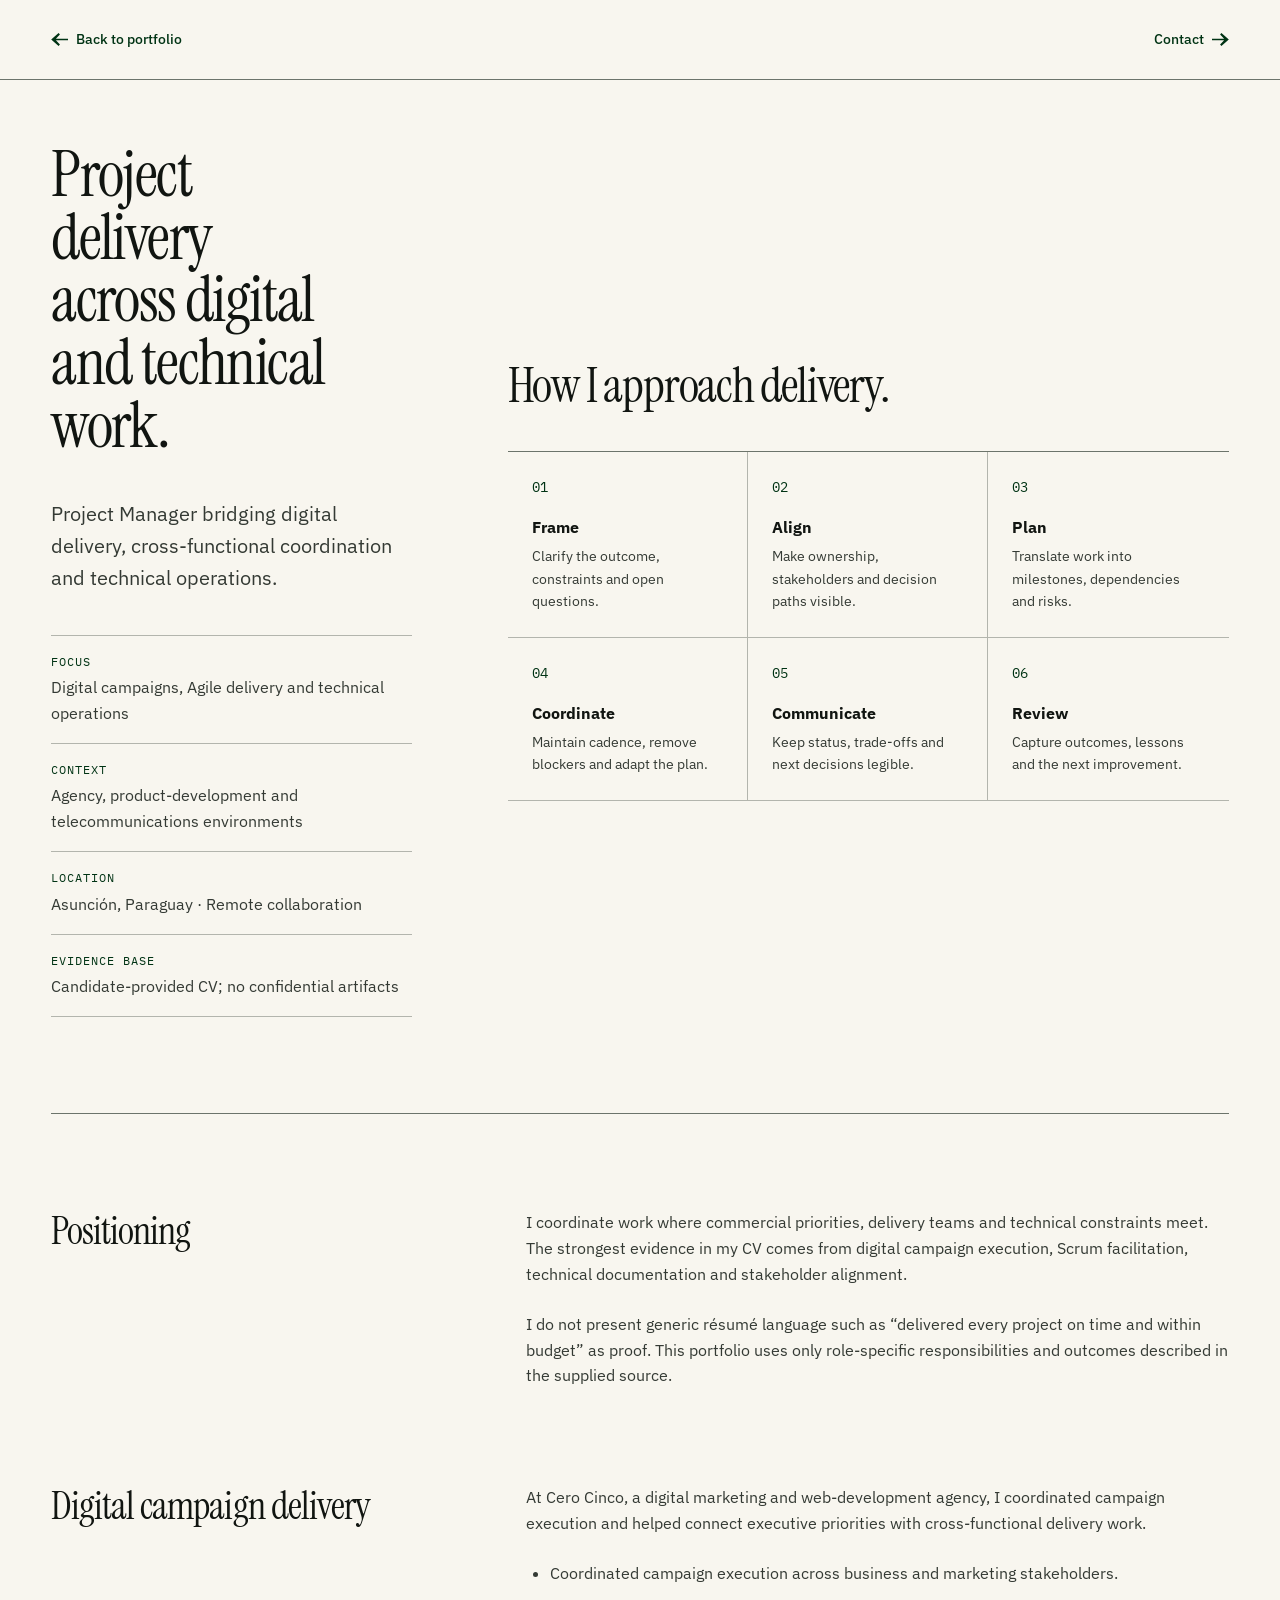
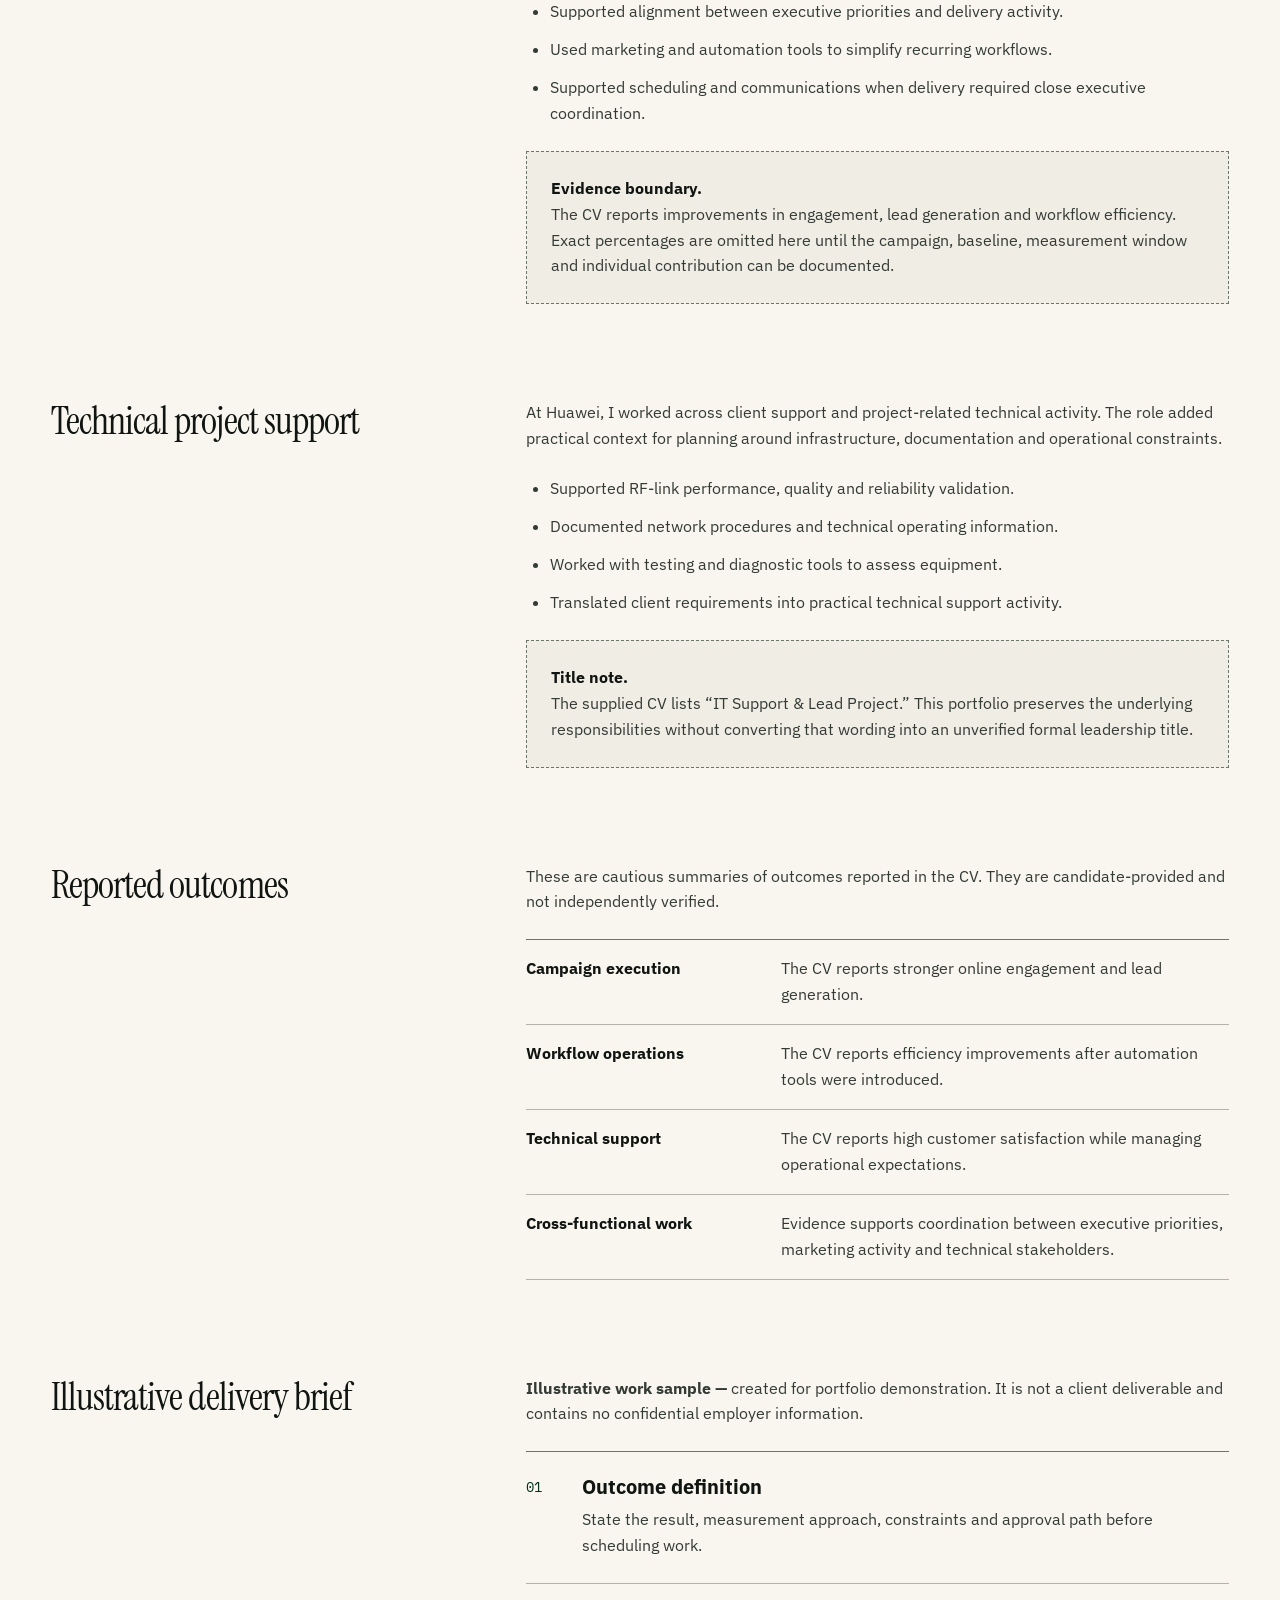
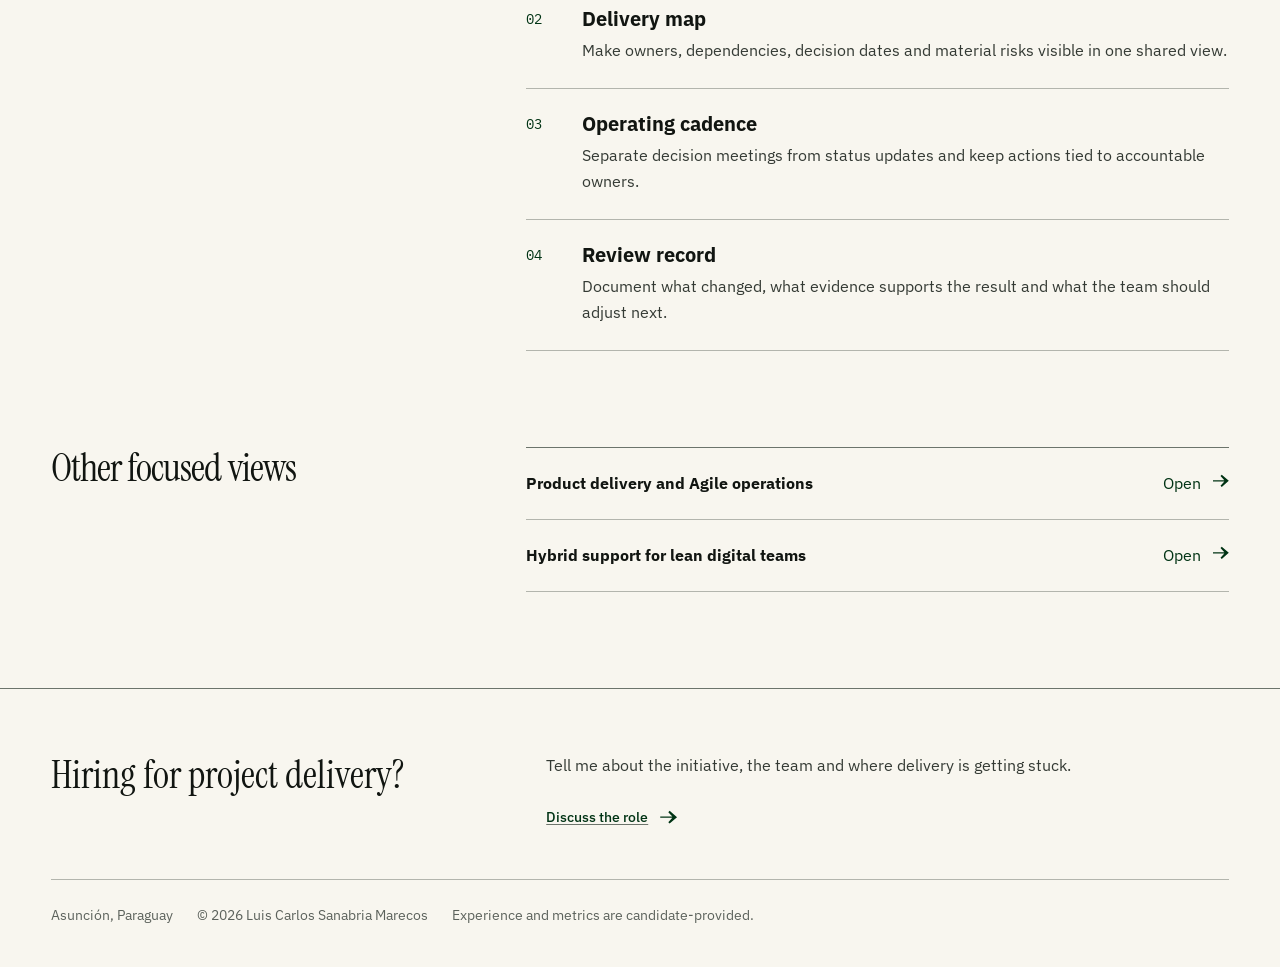
<file: project-management/index.html>
<!doctype html>
<html lang="en">
  <head>
    <meta charset="utf-8">
    <meta name="viewport" content="width=device-width, initial-scale=1, viewport-fit=cover">
    <meta name="theme-color" content="#f6f2e9">
    <meta name="description" content="Project management portfolio of Luis Sanabria: digital delivery, cross-functional coordination, Agile practice and technical operations.">
    <meta property="og:type" content="website">
    <meta property="og:title" content="Project Management Portfolio | Luis Sanabria">
    <meta property="og:description" content="Digital delivery, cross-functional coordination, Agile practice and technical operations.">
    <meta property="og:url" content="https://luissanabriamarecos.github.io/luis-sanabria-project-product-portfolio/project-management/">
    <meta property="og:image" content="https://luissanabriamarecos.github.io/luis-sanabria-project-product-portfolio/assets/process-map.png">
    <meta name="twitter:card" content="summary_large_image">
    <link rel="canonical" href="https://luissanabriamarecos.github.io/luis-sanabria-project-product-portfolio/project-management/">
    <title>Project Management Portfolio | Luis Sanabria</title>
    <link rel="stylesheet" href="../assets/styles.css">
  </head>
  <body>
    <a class="skip-link" href="#case-content">Skip to project experience</a>

    <header class="site-header site-shell">
      <a class="back-link" href="../">Back to portfolio</a>
      <a class="nav-contact" href="mailto:luis.sanabria27@gmail.com?subject=Project%20management%20inquiry">Contact</a>
    </header>

    <main id="case-content" class="site-shell">
      <section class="case-hero">
        <div class="case-intro reveal" style="--i: 0">
          <h1>Project delivery across digital and technical work.</h1>
          <p>Project Manager bridging digital delivery, cross-functional coordination and technical operations.</p>

          <dl class="case-facts">
            <div><dt>Focus</dt><dd>Digital campaigns, Agile delivery and technical operations</dd></div>
            <div><dt>Context</dt><dd>Agency, product-development and telecommunications environments</dd></div>
            <div><dt>Location</dt><dd>Asunción, Paraguay · Remote collaboration</dd></div>
            <div><dt>Evidence base</dt><dd>Candidate-provided CV; no confidential artifacts</dd></div>
          </dl>
        </div>

        <div class="process-panel reveal" style="--i: 1">
          <h2>How I approach delivery.</h2>
          <div class="process-flow" aria-label="Six-stage project delivery approach">
            <article class="process-step"><span>01</span><div><strong>Frame</strong><p>Clarify the outcome, constraints and open questions.</p></div></article>
            <article class="process-step"><span>02</span><div><strong>Align</strong><p>Make ownership, stakeholders and decision paths visible.</p></div></article>
            <article class="process-step"><span>03</span><div><strong>Plan</strong><p>Translate work into milestones, dependencies and risks.</p></div></article>
            <article class="process-step"><span>04</span><div><strong>Coordinate</strong><p>Maintain cadence, remove blockers and adapt the plan.</p></div></article>
            <article class="process-step"><span>05</span><div><strong>Communicate</strong><p>Keep status, trade-offs and next decisions legible.</p></div></article>
            <article class="process-step"><span>06</span><div><strong>Review</strong><p>Capture outcomes, lessons and the next improvement.</p></div></article>
          </div>
        </div>
      </section>

      <div class="case-body">
        <section class="case-section" aria-labelledby="context-title">
          <h2 id="context-title">Positioning</h2>
          <div class="case-section-content">
            <p>I coordinate work where commercial priorities, delivery teams and technical constraints meet. The strongest evidence in my CV comes from digital campaign execution, Scrum facilitation, technical documentation and stakeholder alignment.</p>
            <p>I do not present generic résumé language such as “delivered every project on time and within budget” as proof. This portfolio uses only role-specific responsibilities and outcomes described in the supplied source.</p>
          </div>
        </section>

        <section class="case-section" id="campaign-delivery" aria-labelledby="campaign-title">
          <h2 id="campaign-title">Digital campaign delivery</h2>
          <div class="case-section-content">
            <p>At Cero Cinco, a digital marketing and web-development agency, I coordinated campaign execution and helped connect executive priorities with cross-functional delivery work.</p>
            <ul>
              <li>Coordinated campaign execution across business and marketing stakeholders.</li>
              <li>Supported alignment between executive priorities and delivery activity.</li>
              <li>Used marketing and automation tools to simplify recurring workflows.</li>
              <li>Supported scheduling and communications when delivery required close executive coordination.</li>
            </ul>
            <div class="boundary-note">
              <strong>Evidence boundary.</strong>
              <p>The CV reports improvements in engagement, lead generation and workflow efficiency. Exact percentages are omitted here until the campaign, baseline, measurement window and individual contribution can be documented.</p>
            </div>
          </div>
        </section>

        <section class="case-section" id="technical-support" aria-labelledby="technical-title">
          <h2 id="technical-title">Technical project support</h2>
          <div class="case-section-content">
            <p>At Huawei, I worked across client support and project-related technical activity. The role added practical context for planning around infrastructure, documentation and operational constraints.</p>
            <ul>
              <li>Supported RF-link performance, quality and reliability validation.</li>
              <li>Documented network procedures and technical operating information.</li>
              <li>Worked with testing and diagnostic tools to assess equipment.</li>
              <li>Translated client requirements into practical technical support activity.</li>
            </ul>
            <div class="boundary-note">
              <strong>Title note.</strong>
              <p>The supplied CV lists “IT Support &amp; Lead Project.” This portfolio preserves the underlying responsibilities without converting that wording into an unverified formal leadership title.</p>
            </div>
          </div>
        </section>

        <section class="case-section" aria-labelledby="outcomes-title">
          <h2 id="outcomes-title">Reported outcomes</h2>
          <div class="case-section-content">
            <p>These are cautious summaries of outcomes reported in the CV. They are candidate-provided and not independently verified.</p>
            <div class="outcome-list">
              <div class="outcome-row"><strong>Campaign execution</strong><span>The CV reports stronger online engagement and lead generation.</span></div>
              <div class="outcome-row"><strong>Workflow operations</strong><span>The CV reports efficiency improvements after automation tools were introduced.</span></div>
              <div class="outcome-row"><strong>Technical support</strong><span>The CV reports high customer satisfaction while managing operational expectations.</span></div>
              <div class="outcome-row"><strong>Cross-functional work</strong><span>Evidence supports coordination between executive priorities, marketing activity and technical stakeholders.</span></div>
            </div>
          </div>
        </section>

        <section class="case-section" aria-labelledby="sample-title">
          <h2 id="sample-title">Illustrative delivery brief</h2>
          <div class="case-section-content">
            <p><strong>Illustrative work sample —</strong> created for portfolio demonstration. It is not a client deliverable and contains no confidential employer information.</p>
            <div class="service-list">
              <article class="service-item"><span>01</span><div><h3>Outcome definition</h3><p>State the result, measurement approach, constraints and approval path before scheduling work.</p></div></article>
              <article class="service-item"><span>02</span><div><h3>Delivery map</h3><p>Make owners, dependencies, decision dates and material risks visible in one shared view.</p></div></article>
              <article class="service-item"><span>03</span><div><h3>Operating cadence</h3><p>Separate decision meetings from status updates and keep actions tied to accountable owners.</p></div></article>
              <article class="service-item"><span>04</span><div><h3>Review record</h3><p>Document what changed, what evidence supports the result and what the team should adjust next.</p></div></article>
            </div>
          </div>
        </section>

        <section class="case-section" aria-labelledby="related-title">
          <h2 id="related-title">Other focused views</h2>
          <nav class="related-links" aria-label="Other portfolio views">
            <a class="related-link" href="../product-management/"><strong>Product delivery and Agile operations</strong><span>Open</span></a>
            <a class="related-link" href="../freelance/"><strong>Hybrid support for lean digital teams</strong><span>Open</span></a>
          </nav>
        </section>
      </div>
    </main>

    <footer class="site-footer site-shell">
      <p class="footer-close">Hiring for project delivery?</p>
      <div class="footer-contact">
        <p>Tell me about the initiative, the team and where delivery is getting stuck.</p>
        <a class="footer-link" href="mailto:luis.sanabria27@gmail.com?subject=Project%20management%20opportunity">Discuss the role</a>
      </div>
      <div class="footer-meta">
        <span>Asunción, Paraguay</span>
        <span>© <span data-current-year>2026</span> Luis Carlos Sanabria Marecos</span>
        <span>Experience and metrics are candidate-provided.</span>
      </div>
    </footer>

    <script src="../assets/app.js" defer></script>
  </body>
</html>
</file>
<file: assets/styles.css>
/* Hallmark · macrostructure: Portfolio Grid · tone: editorial, technical, austere · anchor hue: forest green 151°
 * Hallmark · pre-emit critique: P5 H5 E5 S5 R5 V4 · genre: editorial · theme: Studio
 * audience: recruiters and international clients · use: open a case and make contact · tone: editorial, technical, austere
 * enrichment: Tier-C generated process map · nav: N9 Edge-aligned minimal · footer: Ft6 Letter close
 * Portfolio Grid knobs: ratio=4/3 landscape · density=2-up · micro-action=View case
 * contrast: pass (40–41) · slop: pass (42–45) · honest: pass (46) · chrome: pass (47) · tokens: pass (48)
 * responsive: pass (49) · icons: pass (30) · mobile: pass (34, 49, 50–57) · Slop test: 58 / 58 ✓
 */
@import url("https://fonts.googleapis.com/css2?family=IBM+Plex+Mono:wght@400;500&family=IBM+Plex+Sans:wght@400;500;700&family=Instrument+Serif&display=swap");
@import url("../tokens.css");

*,
*::before,
*::after {
  box-sizing: border-box;
}

html {
  scroll-behavior: smooth;
  overflow-x: clip;
  background: var(--color-paper);
}

body {
  margin: 0;
  min-width: 20rem;
  overflow-x: clip;
  background: var(--color-paper);
  color: var(--color-ink);
  font-family: var(--font-body);
  font-size: var(--text-base);
  font-weight: 400;
  line-height: 1.62;
  text-rendering: optimizeLegibility;
}

img,
svg {
  display: block;
  max-width: 100%;
}

button,
input,
textarea,
select {
  color: inherit;
  font: inherit;
}

button,
a {
  -webkit-tap-highlight-color: var(--color-transparent);
}

a {
  color: inherit;
  text-decoration-thickness: var(--rule-hair);
  text-underline-offset: var(--space-3xs);
}

a[aria-disabled="true"] {
  cursor: not-allowed;
  opacity: 0.5;
  pointer-events: none;
}

a:focus-visible,
button:focus-visible {
  outline: var(--rule-strong) solid var(--color-focus);
  outline-offset: var(--space-2xs);
}

h1,
h2,
h3,
p,
figure,
blockquote,
dl,
dd {
  margin: 0;
}

h1,
h2,
h3 {
  min-width: 0;
  overflow-wrap: anywhere;
  font-family: var(--font-display);
  font-style: normal;
  font-weight: 400;
  letter-spacing: -0.025em;
}

h1 {
  font-size: var(--text-display);
  line-height: 0.98;
}

h2 {
  font-size: var(--text-3xl);
  line-height: 1.05;
}

h3 {
  font-size: var(--text-xl);
  line-height: 1.12;
}

.skip-link {
  position: fixed;
  inset-block-start: var(--space-sm);
  inset-inline-start: var(--space-sm);
  z-index: var(--z-tooltip);
  padding: var(--space-sm) var(--space-md);
  transform: translateY(-180%);
  background: var(--color-ink);
  color: var(--color-paper);
  transition: transform var(--dur-micro) var(--ease-out);
}

.skip-link:focus {
  transform: translateY(0);
}

.site-shell {
  width: min(100%, var(--page-max));
  margin-inline: auto;
  padding-inline: var(--page-gutter);
}

.site-header {
  display: flex;
  min-height: 5rem;
  align-items: center;
  justify-content: space-between;
  gap: var(--space-lg);
  border-block-end: var(--rule-hair) solid var(--color-rule-strong);
}

.wordmark,
.nav-contact,
.back-link,
.primary-link,
.text-link,
.journey-link,
.snapshot-link,
.footer-link {
  white-space: nowrap;
}

.wordmark {
  font-family: var(--font-display);
  font-size: var(--text-lg);
  line-height: 1;
  text-decoration: none;
  transition: color var(--dur-short) var(--ease-out);
}

.wordmark:active {
  color: var(--color-accent);
}

.nav-contact,
.back-link {
  min-height: 2.75rem;
  display: inline-flex;
  align-items: center;
  gap: var(--space-xs);
  color: var(--color-accent-dark);
  font-size: var(--text-sm);
  font-weight: 500;
  text-decoration: none;
}

.nav-contact::after,
.primary-link::after,
.text-link::after,
.journey-link::after,
.snapshot-link::after,
.footer-link::after {
  content: "";
  width: 1.05rem;
  height: 1.05rem;
  background: currentColor;
  clip-path: polygon(0 46%, 72% 46%, 48% 20%, 56% 12%, 100% 50%, 56% 88%, 48% 80%, 72% 54%, 0 54%);
}

.back-link::before {
  content: "";
  width: 1.05rem;
  height: 1.05rem;
  background: currentColor;
  clip-path: polygon(100% 46%, 28% 46%, 52% 20%, 44% 12%, 0 50%, 44% 88%, 52% 80%, 28% 54%, 100% 54%);
}

.home-hero {
  display: grid;
  grid-template-columns: minmax(0, 1fr);
  gap: var(--space-2xl);
  padding-block: var(--space-xl) var(--space-2xl);
  border-block-end: var(--rule-hair) solid var(--color-rule-strong);
}

.hero-copy {
  display: grid;
  align-content: center;
  gap: var(--space-lg);
}

.hero-copy h1 {
  max-width: 11ch;
}

.hero-lede {
  max-width: var(--narrow-measure);
  color: var(--color-ink-2);
  font-size: var(--text-md);
  line-height: 1.52;
}

.hero-meta {
  display: grid;
  gap: var(--space-xs);
  padding-block-start: var(--space-lg);
  border-block-start: var(--rule-hair) solid var(--color-rule);
  color: var(--color-ink-2);
  font-size: var(--text-sm);
}

.hero-meta span {
  display: inline-flex;
  align-items: center;
  gap: var(--space-sm);
}

.hero-meta span::before {
  content: "";
  width: var(--space-xs);
  height: var(--space-xs);
  border: var(--rule-hair) solid var(--color-accent);
  border-radius: 50%;
}

.hero-actions {
  display: flex;
  flex-wrap: wrap;
  align-items: center;
  gap: var(--space-lg);
}

.primary-link {
  display: inline-flex;
  width: max-content;
  min-height: 2.75rem;
  align-items: center;
  gap: var(--space-sm);
  padding: var(--space-sm) var(--space-lg);
  background: var(--color-accent-dark);
  color: var(--color-accent-ink);
  font-size: var(--text-sm);
  font-weight: 500;
  text-decoration: none;
  transition: background-color var(--dur-short) var(--ease-out), color var(--dur-short) var(--ease-out), transform var(--dur-micro) var(--ease-out);
}

.primary-link:active {
  transform: translateY(var(--rule-hair));
}

.primary-link[aria-disabled="true"] {
  cursor: not-allowed;
  opacity: 0.5;
  pointer-events: none;
}

.hero-visual {
  align-self: center;
  background: var(--color-paper);
}

.hero-visual img {
  width: 100%;
  height: auto;
  mix-blend-mode: multiply;
}

.section {
  padding-block: var(--space-3xl);
}

.section-heading {
  display: grid;
  gap: var(--space-md);
  max-width: 52rem;
  margin-block-end: var(--space-2xl);
}

.section-heading p {
  max-width: var(--content-measure);
  color: var(--color-ink-2);
}

.journey-list {
  border-block-start: var(--rule-hair) solid var(--color-rule-strong);
}

.journey {
  display: grid;
  grid-template-columns: 3rem minmax(0, 1fr);
  gap: var(--space-lg);
  padding-block: var(--space-xl);
  border-block-end: var(--rule-hair) solid var(--color-rule-strong);
}

.journey-number {
  color: var(--color-muted);
  font-family: var(--font-mono);
  font-size: var(--text-sm);
  font-variant-numeric: tabular-nums;
}

.journey-content {
  display: grid;
  gap: var(--space-md);
}

.journey-content p {
  max-width: 48ch;
  color: var(--color-ink-2);
}

.journey-link,
.snapshot-link,
.text-link,
.footer-link {
  display: inline-flex;
  width: max-content;
  min-height: 2.75rem;
  align-items: center;
  gap: var(--space-sm);
  color: var(--color-accent-dark);
  font-size: var(--text-sm);
  font-weight: 500;
  text-decoration: underline;
  text-decoration-color: var(--color-rule-strong);
  text-underline-offset: var(--space-3xs);
  transition: color var(--dur-short) var(--ease-out), transform var(--dur-micro) var(--ease-out);
}

.journey-link:active,
.snapshot-link:active,
.text-link:active,
.footer-link:active,
.nav-contact:active,
.back-link:active {
  transform: translateY(var(--rule-hair));
}

.portfolio-section {
  background: var(--color-paper-2);
  border-block: var(--rule-hair) solid var(--color-rule);
}

.filter-bar {
  display: flex;
  flex-wrap: wrap;
  gap: var(--space-xs);
  margin-block-end: var(--space-xl);
}

.filter-button {
  min-height: 2.75rem;
  padding: var(--space-sm) var(--space-md);
  border: var(--rule-hair) solid var(--color-rule-strong);
  border-radius: var(--radius-none);
  background: var(--color-transparent);
  color: var(--color-ink-2);
  cursor: pointer;
  font-size: var(--text-sm);
  font-weight: 500;
  white-space: nowrap;
  transition: background-color var(--dur-short) var(--ease-out), color var(--dur-short) var(--ease-out), transform var(--dur-micro) var(--ease-out);
}

.filter-button[aria-pressed="true"] {
  background: var(--color-ink);
  color: var(--color-paper);
}

.filter-button:active {
  transform: translateY(var(--rule-hair));
}

.filter-button:disabled {
  cursor: not-allowed;
  opacity: 0.5;
}

.filter-button[data-state="loading"] {
  cursor: wait;
}

.filter-button[data-state="error"] {
  border-style: dashed;
  border-color: var(--color-error);
}

.filter-button[data-state="success"]::after {
  content: "";
  display: inline-block;
  width: var(--space-xs);
  height: var(--space-xs);
  margin-inline-start: var(--space-xs);
  border: var(--rule-hair) solid var(--color-success);
  border-radius: 50%;
}

.portfolio-grid {
  display: grid;
  grid-template-columns: minmax(0, 1fr);
  gap: var(--space-2xl) var(--space-xl);
}

.snapshot {
  min-width: 0;
  animation: filter-in var(--dur-short) var(--ease-out) both;
}

.snapshot[hidden] {
  display: none;
}

@keyframes filter-in {
  from {
    opacity: 0;
    transform: translateY(var(--space-xs));
  }
  to {
    opacity: 1;
    transform: none;
  }
}

.snapshot-visual {
  position: relative;
  display: grid;
  aspect-ratio: 4 / 3;
  place-items: center;
  overflow: clip;
  margin-block-end: var(--space-lg);
  border-block: var(--rule-hair) solid var(--color-rule-strong);
  background: var(--color-paper);
}

.snapshot-visual::before,
.snapshot-visual::after {
  content: "";
  position: absolute;
}

.snapshot-visual::before {
  inset: 15%;
  border: var(--rule-hair) solid var(--color-rule);
}

.snapshot-visual::after {
  inset-inline: 9%;
  inset-block-start: 50%;
  height: var(--rule-hair);
  background: var(--color-rule-strong);
}

.snapshot-diagram {
  position: relative;
  z-index: var(--z-raised);
  display: grid;
  width: 72%;
  grid-template-columns: repeat(4, minmax(0, 1fr));
  align-items: center;
  gap: var(--space-sm);
}

.snapshot-diagram span {
  aspect-ratio: 1;
  border: var(--rule-hair) solid var(--color-ink-2);
  border-radius: 50%;
  background: var(--color-paper);
}

.snapshot-diagram span:nth-child(3) {
  background: var(--color-accent);
  border-color: var(--color-accent);
}

.snapshot--product .snapshot-diagram {
  width: 78%;
  grid-template-columns: 1fr 1.4fr 0.8fr;
}

.snapshot--product .snapshot-diagram span {
  border-radius: var(--radius-none);
}

.snapshot--technical .snapshot-diagram {
  width: 70%;
  grid-template-columns: repeat(5, minmax(0, 1fr));
}

.snapshot--technical .snapshot-diagram span {
  border-radius: var(--radius-none);
  transform: rotate(45deg);
}

.snapshot-copy {
  display: grid;
  gap: var(--space-sm);
}

.snapshot-meta,
.label {
  color: var(--color-accent-dark);
  font-family: var(--font-mono);
  font-size: var(--text-xs);
  font-weight: 500;
  letter-spacing: 0.1em;
  text-transform: uppercase;
}

.snapshot-copy p {
  max-width: 52ch;
  color: var(--color-ink-2);
}

.sample-note {
  color: var(--color-muted);
  font-size: var(--text-sm);
}

.experience-band {
  border-block-end: var(--rule-hair) solid var(--color-rule-strong);
}

.experience-list {
  display: grid;
  border-block-start: var(--rule-hair) solid var(--color-rule-strong);
}

.experience-item {
  display: grid;
  grid-template-columns: 7rem minmax(0, 1fr);
  gap: var(--space-md);
  padding-block: var(--space-lg);
  border-block-end: var(--rule-hair) solid var(--color-rule);
}

.experience-item time {
  color: var(--color-muted);
  font-family: var(--font-mono);
  font-size: var(--text-xs);
  font-variant-numeric: tabular-nums;
}

.experience-item strong {
  display: block;
  font-size: var(--text-md);
}

.experience-item p {
  color: var(--color-ink-2);
}

.evidence-band {
  display: grid;
  gap: var(--space-xl);
  padding-block: var(--space-2xl);
}

.evidence-band h2 {
  max-width: 12ch;
}

.evidence-band p {
  max-width: var(--content-measure);
  color: var(--color-ink-2);
}

.site-footer {
  display: grid;
  gap: var(--space-xl);
  padding-block: var(--space-2xl) var(--space-xl);
  border-block-start: var(--rule-hair) solid var(--color-rule-strong);
}

.footer-close {
  max-width: 24ch;
  font-family: var(--font-display);
  font-size: var(--text-2xl);
  line-height: 1.15;
}

.footer-contact {
  display: grid;
  align-content: start;
  gap: var(--space-md);
  color: var(--color-ink-2);
}

.footer-meta {
  display: flex;
  flex-wrap: wrap;
  gap: var(--space-md) var(--space-lg);
  padding-block-start: var(--space-lg);
  border-block-start: var(--rule-hair) solid var(--color-rule);
  color: var(--color-muted);
  font-size: var(--text-sm);
}

.case-hero {
  display: grid;
  grid-template-columns: minmax(0, 1fr);
  gap: var(--space-2xl);
  padding-block: var(--space-2xl) var(--space-3xl);
  border-block-end: var(--rule-hair) solid var(--color-rule-strong);
}

.case-intro {
  display: grid;
  align-content: start;
  gap: var(--space-xl);
}

.case-intro h1 {
  max-width: 10ch;
  font-size: var(--text-display-small);
}

.case-intro p {
  max-width: var(--narrow-measure);
  color: var(--color-ink-2);
  font-size: var(--text-md);
}

.case-facts {
  display: grid;
  border-block-start: var(--rule-hair) solid var(--color-rule);
}

.case-facts div {
  display: grid;
  gap: var(--space-2xs);
  padding-block: var(--space-md);
  border-block-end: var(--rule-hair) solid var(--color-rule);
}

.case-facts dt {
  color: var(--color-accent-dark);
  font-family: var(--font-mono);
  font-size: var(--text-xs);
  letter-spacing: 0.08em;
  text-transform: uppercase;
}

.case-facts dd {
  color: var(--color-ink-2);
}

.process-panel {
  display: grid;
  align-content: center;
  gap: var(--space-xl);
}

.process-flow {
  display: grid;
  grid-template-columns: minmax(0, 1fr);
  border-block-start: var(--rule-hair) solid var(--color-rule-strong);
}

.process-step {
  display: grid;
  grid-template-columns: 3rem minmax(0, 1fr);
  gap: var(--space-md);
  padding-block: var(--space-lg);
  border-block-end: var(--rule-hair) solid var(--color-rule);
}

.process-step span {
  color: var(--color-accent-dark);
  font-family: var(--font-mono);
  font-size: var(--text-sm);
  font-variant-numeric: tabular-nums;
}

.process-step strong {
  display: block;
  margin-block-end: var(--space-2xs);
}

.process-step p {
  color: var(--color-ink-2);
  font-size: var(--text-sm);
}

.case-body {
  display: grid;
  gap: var(--space-3xl);
  padding-block: var(--space-3xl);
}

.case-section {
  display: grid;
  grid-template-columns: minmax(0, 1fr);
  gap: var(--space-lg);
}

.case-section h2 {
  font-size: var(--text-2xl);
}

.case-section-content {
  display: grid;
  gap: var(--space-lg);
  max-width: var(--content-measure);
}

.case-section-content p,
.case-section-content li {
  color: var(--color-ink-2);
}

.case-section-content ul {
  display: grid;
  gap: var(--space-sm);
  margin: 0;
  padding-inline-start: var(--space-lg);
}

.outcome-list {
  border-block-start: var(--rule-hair) solid var(--color-rule-strong);
}

.outcome-row {
  display: grid;
  gap: var(--space-xs);
  padding-block: var(--space-md);
  border-block-end: var(--rule-hair) solid var(--color-rule);
}

.outcome-row strong {
  font-weight: 700;
}

.outcome-row span {
  color: var(--color-ink-2);
}

.boundary-note {
  padding: var(--space-lg);
  border: var(--rule-hair) dashed var(--color-rule-strong);
  background: var(--color-paper-2);
}

.related-links {
  display: grid;
  border-block-start: var(--rule-hair) solid var(--color-rule-strong);
}

.related-link {
  display: flex;
  min-height: 4.5rem;
  align-items: center;
  justify-content: space-between;
  gap: var(--space-md);
  border-block-end: var(--rule-hair) solid var(--color-rule);
  text-decoration: none;
}

.related-link span {
  color: var(--color-accent-dark);
}

.related-link span::after {
  content: "";
  display: inline-block;
  width: 1rem;
  height: 1rem;
  margin-inline-start: var(--space-sm);
  background: currentColor;
  clip-path: polygon(0 46%, 72% 46%, 48% 20%, 56% 12%, 100% 50%, 56% 88%, 48% 80%, 72% 54%, 0 54%);
}

.service-list {
  display: grid;
  border-block-start: var(--rule-hair) solid var(--color-rule-strong);
}

.service-item {
  display: grid;
  grid-template-columns: 2.5rem minmax(0, 1fr);
  gap: var(--space-md);
  padding-block: var(--space-lg);
  border-block-end: var(--rule-hair) solid var(--color-rule);
}

.service-item > span {
  color: var(--color-accent-dark);
  font-family: var(--font-mono);
  font-size: var(--text-sm);
}

.service-item h3 {
  margin-block-end: var(--space-xs);
  font-family: var(--font-body);
  font-size: var(--text-md);
  font-weight: 700;
  letter-spacing: 0;
}

.service-item p {
  color: var(--color-ink-2);
}

.reveal {
  opacity: 0;
  transform: translateY(var(--space-xs));
  animation: page-reveal var(--dur-long) var(--ease-out) forwards;
  animation-delay: calc(var(--i, 0) * 60ms);
}

@keyframes page-reveal {
  to {
    opacity: 1;
    transform: none;
  }
}

@media (hover: hover) and (pointer: fine) {
  .wordmark:hover {
    color: var(--color-accent-dark);
  }

  .nav-contact:hover,
  .back-link:hover,
  .journey-link:hover,
  .snapshot-link:hover,
  .text-link:hover,
  .footer-link:hover {
    color: var(--color-accent);
  }

  .primary-link:hover {
    background: var(--color-accent);
  }

  .filter-button:hover {
    background: var(--color-accent-soft);
  }

  .related-link:hover span {
    color: var(--color-accent);
  }
}

@media (pointer: coarse) {
  a,
  button {
    min-height: 2.75rem;
  }
}

@media (min-width: 40rem) {
  .journey {
    grid-template-columns: 4rem minmax(0, 1fr) auto;
    align-items: center;
  }

  .journey-link {
    justify-self: end;
  }

  .portfolio-grid {
    grid-template-columns: repeat(2, minmax(0, 1fr));
  }

  .portfolio-grid .snapshot:first-child {
    grid-column: 1 / -1;
  }

  .portfolio-grid .snapshot:first-child .snapshot-visual {
    aspect-ratio: 2 / 1;
  }

  .evidence-band,
  .site-footer {
    grid-template-columns: minmax(0, 0.8fr) minmax(0, 1.2fr);
  }

  .footer-meta {
    grid-column: 1 / -1;
  }

  .outcome-row {
    grid-template-columns: minmax(10rem, 0.65fr) minmax(0, 1.35fr);
    gap: var(--space-xl);
  }
}

@media (min-width: 60rem) {
  .home-hero {
    grid-template-columns: minmax(0, 7fr) minmax(0, 5fr);
    min-height: 42rem;
    align-items: center;
  }

  .journey {
    grid-template-columns: 6rem minmax(0, 1fr) auto;
    gap: var(--space-xl);
    padding-block: var(--space-2xl);
  }

  .journey-number {
    font-family: var(--font-display);
    font-size: var(--text-4xl);
  }

  .experience-list {
    grid-template-columns: repeat(4, minmax(0, 1fr));
  }

  .experience-item {
    grid-template-columns: minmax(0, 1fr);
    padding-inline: var(--space-lg);
    border-inline-end: var(--rule-hair) solid var(--color-rule);
  }

  .experience-item:first-child {
    padding-inline-start: 0;
  }

  .experience-item:last-child {
    padding-inline-end: 0;
    border-inline-end: 0;
  }

  .case-hero {
    grid-template-columns: minmax(17rem, 4fr) minmax(0, 8fr);
    gap: var(--space-3xl);
  }

  .process-flow {
    grid-template-columns: repeat(3, minmax(0, 1fr));
  }

  .process-step {
    grid-template-columns: minmax(0, 1fr);
    padding: var(--space-lg);
    border-inline-end: var(--rule-hair) solid var(--color-rule);
  }

  .process-step:nth-child(3n) {
    border-inline-end: 0;
  }

  .case-section {
    grid-template-columns: minmax(12rem, 0.7fr) minmax(0, 1.3fr);
    gap: var(--space-3xl);
  }

  .case-section-content {
    max-width: none;
  }
}

@media (min-width: 90rem) {
  .site-header {
    min-height: 6rem;
  }

  .home-hero {
    min-height: 46rem;
  }
}

@media (prefers-reduced-motion: reduce) {
  html {
    scroll-behavior: auto;
  }

  *,
  *::before,
  *::after {
    animation: none !important;
    transition: none !important;
  }

  .reveal,
  .snapshot {
    opacity: 1;
    transform: none;
  }

  .journey-link:active,
  .snapshot-link:active,
  .text-link:active,
  .footer-link:active,
  .nav-contact:active,
  .back-link:active,
  .primary-link:active,
  .filter-button:active {
    transform: none;
  }
}
</file>
